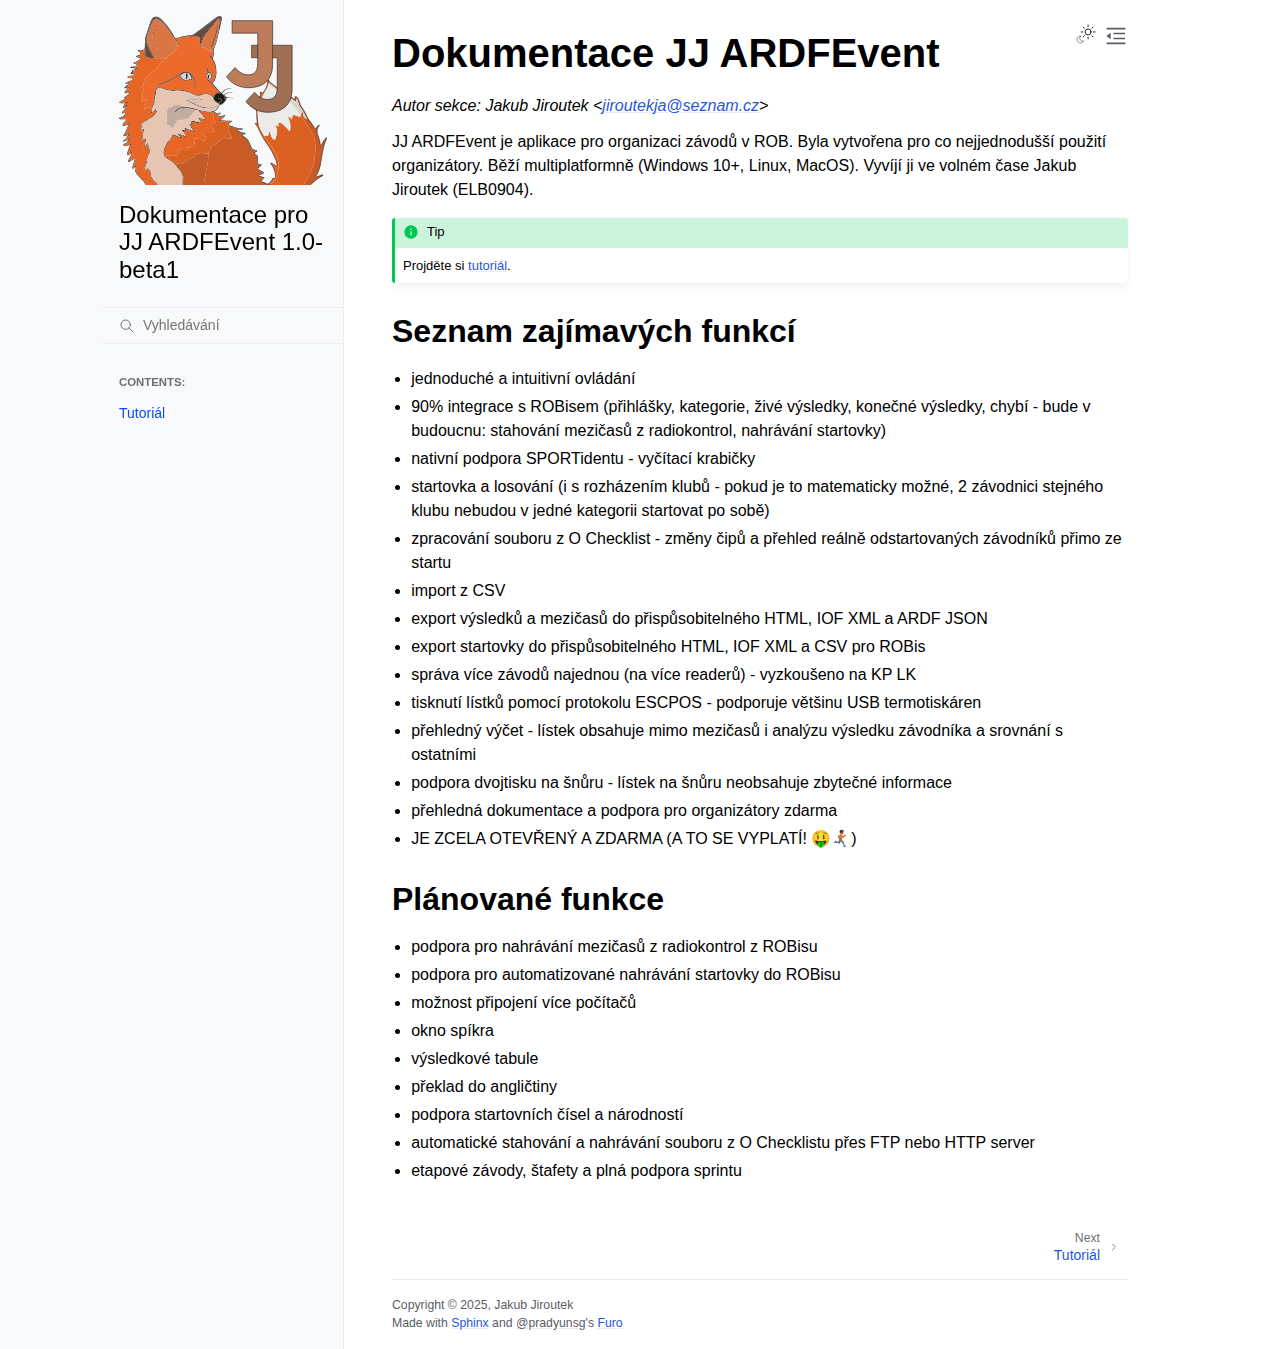
<file: docs/index.html>
<!doctype html>
<html class="no-js" lang="cz" data-content_root="./">
  <head><meta charset="utf-8"/>
    <meta name="viewport" content="width=device-width,initial-scale=1"/>
    <meta name="color-scheme" content="light dark"><meta name="viewport" content="width=device-width, initial-scale=1" />
<link rel="index" title="Rejstřík" href="genindex.html" /><link rel="search" title="Vyhledávání" href="search.html" /><link rel="next" title="Tutoriál" href="tutorial.html" />

    <!-- Generated with Sphinx 8.2.3 and Furo 2024.08.06 -->
        <title>Dokumentace pro JJ ARDFEvent 1.0-beta1</title>
      <link rel="stylesheet" type="text/css" href="_static/pygments.css?v=8f2a1f02" />
    <link rel="stylesheet" type="text/css" href="_static/styles/furo.css?v=354aac6f" />
    <link rel="stylesheet" type="text/css" href="_static/styles/furo-extensions.css?v=302659d7" />
    
    


<style>
  body {
    --color-code-background: #f8f8f8;
  --color-code-foreground: black;
  
  }
  @media not print {
    body[data-theme="dark"] {
      --color-code-background: #202020;
  --color-code-foreground: #d0d0d0;
  
    }
    @media (prefers-color-scheme: dark) {
      body:not([data-theme="light"]) {
        --color-code-background: #202020;
  --color-code-foreground: #d0d0d0;
  
      }
    }
  }
</style></head>
  <body>
    
    <script>
      document.body.dataset.theme = localStorage.getItem("theme") || "auto";
    </script>
    

<svg xmlns="http://www.w3.org/2000/svg" style="display: none;">
  <symbol id="svg-toc" viewBox="0 0 24 24">
    <title>Contents</title>
    <svg stroke="currentColor" fill="currentColor" stroke-width="0" viewBox="0 0 1024 1024">
      <path d="M408 442h480c4.4 0 8-3.6 8-8v-56c0-4.4-3.6-8-8-8H408c-4.4 0-8 3.6-8 8v56c0 4.4 3.6 8 8 8zm-8 204c0 4.4 3.6 8 8 8h480c4.4 0 8-3.6 8-8v-56c0-4.4-3.6-8-8-8H408c-4.4 0-8 3.6-8 8v56zm504-486H120c-4.4 0-8 3.6-8 8v56c0 4.4 3.6 8 8 8h784c4.4 0 8-3.6 8-8v-56c0-4.4-3.6-8-8-8zm0 632H120c-4.4 0-8 3.6-8 8v56c0 4.4 3.6 8 8 8h784c4.4 0 8-3.6 8-8v-56c0-4.4-3.6-8-8-8zM115.4 518.9L271.7 642c5.8 4.6 14.4.5 14.4-6.9V388.9c0-7.4-8.5-11.5-14.4-6.9L115.4 505.1a8.74 8.74 0 0 0 0 13.8z"/>
    </svg>
  </symbol>
  <symbol id="svg-menu" viewBox="0 0 24 24">
    <title>Menu</title>
    <svg xmlns="http://www.w3.org/2000/svg" viewBox="0 0 24 24" fill="none" stroke="currentColor"
      stroke-width="2" stroke-linecap="round" stroke-linejoin="round" class="feather-menu">
      <line x1="3" y1="12" x2="21" y2="12"></line>
      <line x1="3" y1="6" x2="21" y2="6"></line>
      <line x1="3" y1="18" x2="21" y2="18"></line>
    </svg>
  </symbol>
  <symbol id="svg-arrow-right" viewBox="0 0 24 24">
    <title>Expand</title>
    <svg xmlns="http://www.w3.org/2000/svg" viewBox="0 0 24 24" fill="none" stroke="currentColor"
      stroke-width="2" stroke-linecap="round" stroke-linejoin="round" class="feather-chevron-right">
      <polyline points="9 18 15 12 9 6"></polyline>
    </svg>
  </symbol>
  <symbol id="svg-sun" viewBox="0 0 24 24">
    <title>Light mode</title>
    <svg xmlns="http://www.w3.org/2000/svg" viewBox="0 0 24 24" fill="none" stroke="currentColor"
      stroke-width="1" stroke-linecap="round" stroke-linejoin="round" class="feather-sun">
      <circle cx="12" cy="12" r="5"></circle>
      <line x1="12" y1="1" x2="12" y2="3"></line>
      <line x1="12" y1="21" x2="12" y2="23"></line>
      <line x1="4.22" y1="4.22" x2="5.64" y2="5.64"></line>
      <line x1="18.36" y1="18.36" x2="19.78" y2="19.78"></line>
      <line x1="1" y1="12" x2="3" y2="12"></line>
      <line x1="21" y1="12" x2="23" y2="12"></line>
      <line x1="4.22" y1="19.78" x2="5.64" y2="18.36"></line>
      <line x1="18.36" y1="5.64" x2="19.78" y2="4.22"></line>
    </svg>
  </symbol>
  <symbol id="svg-moon" viewBox="0 0 24 24">
    <title>Dark mode</title>
    <svg xmlns="http://www.w3.org/2000/svg" viewBox="0 0 24 24" fill="none" stroke="currentColor"
      stroke-width="1" stroke-linecap="round" stroke-linejoin="round" class="icon-tabler-moon">
      <path stroke="none" d="M0 0h24v24H0z" fill="none" />
      <path d="M12 3c.132 0 .263 0 .393 0a7.5 7.5 0 0 0 7.92 12.446a9 9 0 1 1 -8.313 -12.454z" />
    </svg>
  </symbol>
  <symbol id="svg-sun-with-moon" viewBox="0 0 24 24">
    <title>Auto light/dark, in light mode</title>
    <svg xmlns="http://www.w3.org/2000/svg" viewBox="0 0 24 24" fill="none" stroke="currentColor"
      stroke-width="1" stroke-linecap="round" stroke-linejoin="round"
      class="icon-custom-derived-from-feather-sun-and-tabler-moon">
      <path style="opacity: 50%" d="M 5.411 14.504 C 5.471 14.504 5.532 14.504 5.591 14.504 C 3.639 16.319 4.383 19.569 6.931 20.352 C 7.693 20.586 8.512 20.551 9.25 20.252 C 8.023 23.207 4.056 23.725 2.11 21.184 C 0.166 18.642 1.702 14.949 4.874 14.536 C 5.051 14.512 5.231 14.5 5.411 14.5 L 5.411 14.504 Z"/>
      <line x1="14.5" y1="3.25" x2="14.5" y2="1.25"/>
      <line x1="14.5" y1="15.85" x2="14.5" y2="17.85"/>
      <line x1="10.044" y1="5.094" x2="8.63" y2="3.68"/>
      <line x1="19" y1="14.05" x2="20.414" y2="15.464"/>
      <line x1="8.2" y1="9.55" x2="6.2" y2="9.55"/>
      <line x1="20.8" y1="9.55" x2="22.8" y2="9.55"/>
      <line x1="10.044" y1="14.006" x2="8.63" y2="15.42"/>
      <line x1="19" y1="5.05" x2="20.414" y2="3.636"/>
      <circle cx="14.5" cy="9.55" r="3.6"/>
    </svg>
  </symbol>
  <symbol id="svg-moon-with-sun" viewBox="0 0 24 24">
    <title>Auto light/dark, in dark mode</title>
    <svg xmlns="http://www.w3.org/2000/svg" viewBox="0 0 24 24" fill="none" stroke="currentColor"
      stroke-width="1" stroke-linecap="round" stroke-linejoin="round"
      class="icon-custom-derived-from-feather-sun-and-tabler-moon">
      <path d="M 8.282 7.007 C 8.385 7.007 8.494 7.007 8.595 7.007 C 5.18 10.184 6.481 15.869 10.942 17.24 C 12.275 17.648 13.706 17.589 15 17.066 C 12.851 22.236 5.91 23.143 2.505 18.696 C -0.897 14.249 1.791 7.786 7.342 7.063 C 7.652 7.021 7.965 7 8.282 7 L 8.282 7.007 Z"/>
      <line style="opacity: 50%" x1="18" y1="3.705" x2="18" y2="2.5"/>
      <line style="opacity: 50%" x1="18" y1="11.295" x2="18" y2="12.5"/>
      <line style="opacity: 50%" x1="15.316" y1="4.816" x2="14.464" y2="3.964"/>
      <line style="opacity: 50%" x1="20.711" y1="10.212" x2="21.563" y2="11.063"/>
      <line style="opacity: 50%" x1="14.205" y1="7.5" x2="13.001" y2="7.5"/>
      <line style="opacity: 50%" x1="21.795" y1="7.5" x2="23" y2="7.5"/>
      <line style="opacity: 50%" x1="15.316" y1="10.184" x2="14.464" y2="11.036"/>
      <line style="opacity: 50%" x1="20.711" y1="4.789" x2="21.563" y2="3.937"/>
      <circle style="opacity: 50%" cx="18" cy="7.5" r="2.169"/>
    </svg>
  </symbol>
  <symbol id="svg-pencil" viewBox="0 0 24 24">
    <svg xmlns="http://www.w3.org/2000/svg" viewBox="0 0 24 24" fill="none" stroke="currentColor"
      stroke-width="1" stroke-linecap="round" stroke-linejoin="round" class="icon-tabler-pencil-code">
      <path d="M4 20h4l10.5 -10.5a2.828 2.828 0 1 0 -4 -4l-10.5 10.5v4" />
      <path d="M13.5 6.5l4 4" />
      <path d="M20 21l2 -2l-2 -2" />
      <path d="M17 17l-2 2l2 2" />
    </svg>
  </symbol>
  <symbol id="svg-eye" viewBox="0 0 24 24">
    <svg xmlns="http://www.w3.org/2000/svg" viewBox="0 0 24 24" fill="none" stroke="currentColor"
      stroke-width="1" stroke-linecap="round" stroke-linejoin="round" class="icon-tabler-eye-code">
      <path stroke="none" d="M0 0h24v24H0z" fill="none" />
      <path d="M10 12a2 2 0 1 0 4 0a2 2 0 0 0 -4 0" />
      <path
        d="M11.11 17.958c-3.209 -.307 -5.91 -2.293 -8.11 -5.958c2.4 -4 5.4 -6 9 -6c3.6 0 6.6 2 9 6c-.21 .352 -.427 .688 -.647 1.008" />
      <path d="M20 21l2 -2l-2 -2" />
      <path d="M17 17l-2 2l2 2" />
    </svg>
  </symbol>
</svg>

<input type="checkbox" class="sidebar-toggle" name="__navigation" id="__navigation">
<input type="checkbox" class="sidebar-toggle" name="__toc" id="__toc">
<label class="overlay sidebar-overlay" for="__navigation">
  <div class="visually-hidden">Hide navigation sidebar</div>
</label>
<label class="overlay toc-overlay" for="__toc">
  <div class="visually-hidden">Hide table of contents sidebar</div>
</label>

<a class="skip-to-content muted-link" href="#furo-main-content">Skip to content</a>



<div class="page">
  <header class="mobile-header">
    <div class="header-left">
      <label class="nav-overlay-icon" for="__navigation">
        <div class="visually-hidden">Toggle site navigation sidebar</div>
        <i class="icon"><svg><use href="#svg-menu"></use></svg></i>
      </label>
    </div>
    <div class="header-center">
      <a href="#"><div class="brand">Dokumentace pro JJ ARDFEvent 1.0-beta1</div></a>
    </div>
    <div class="header-right">
      <div class="theme-toggle-container theme-toggle-header">
        <button class="theme-toggle">
          <div class="visually-hidden">Toggle Light / Dark / Auto color theme</div>
          <svg class="theme-icon-when-auto-light"><use href="#svg-sun-with-moon"></use></svg>
          <svg class="theme-icon-when-auto-dark"><use href="#svg-moon-with-sun"></use></svg>
          <svg class="theme-icon-when-dark"><use href="#svg-moon"></use></svg>
          <svg class="theme-icon-when-light"><use href="#svg-sun"></use></svg>
        </button>
      </div>
      <label class="toc-overlay-icon toc-header-icon" for="__toc">
        <div class="visually-hidden">Toggle table of contents sidebar</div>
        <i class="icon"><svg><use href="#svg-toc"></use></svg></i>
      </label>
    </div>
  </header>
  <aside class="sidebar-drawer">
    <div class="sidebar-container">
      
      <div class="sidebar-sticky"><a class="sidebar-brand" href="#">
  
  <div class="sidebar-logo-container">
    <img class="sidebar-logo" src="_static/logo.svg" alt="Logo"/>
  </div>
  
  <span class="sidebar-brand-text">Dokumentace pro JJ ARDFEvent 1.0-beta1</span>
  
</a><form class="sidebar-search-container" method="get" action="search.html" role="search">
  <input class="sidebar-search" placeholder="Vyhledávání" name="q" aria-label="Vyhledávání">
  <input type="hidden" name="check_keywords" value="yes">
  <input type="hidden" name="area" value="default">
</form>
<div id="searchbox"></div><div class="sidebar-scroll"><div class="sidebar-tree">
  <p class="caption" role="heading"><span class="caption-text">Contents:</span></p>
<ul>
<li class="toctree-l1"><a class="reference internal" href="tutorial.html">Tutoriál</a></li>
</ul>

</div>
</div>

      </div>
      
    </div>
  </aside>
  <div class="main">
    <div class="content">
      <div class="article-container">
        <a href="#" class="back-to-top muted-link">
          <svg xmlns="http://www.w3.org/2000/svg" viewBox="0 0 24 24">
            <path d="M13 20h-2V8l-5.5 5.5-1.42-1.42L12 4.16l7.92 7.92-1.42 1.42L13 8v12z"></path>
          </svg>
          <span>Back to top</span>
        </a>
        <div class="content-icon-container">
          

<div class="theme-toggle-container theme-toggle-content">
            <button class="theme-toggle">
              <div class="visually-hidden">Toggle Light / Dark / Auto color theme</div>
              <svg class="theme-icon-when-auto-light"><use href="#svg-sun-with-moon"></use></svg>
              <svg class="theme-icon-when-auto-dark"><use href="#svg-moon-with-sun"></use></svg>
              <svg class="theme-icon-when-dark"><use href="#svg-moon"></use></svg>
              <svg class="theme-icon-when-light"><use href="#svg-sun"></use></svg>
            </button>
          </div>
          <label class="toc-overlay-icon toc-content-icon" for="__toc">
            <div class="visually-hidden">Toggle table of contents sidebar</div>
            <i class="icon"><svg><use href="#svg-toc"></use></svg></i>
          </label>
        </div>
        <article role="main" id="furo-main-content">
          <section id="dokumentace-jj-ardfevent">
<h1>Dokumentace JJ ARDFEvent<a class="headerlink" href="#dokumentace-jj-ardfevent" title="Link to this heading">¶</a></h1>
<p><em>Autor sekce: Jakub Jiroutek &lt;<a class="reference external" href="mailto:jiroutekja&#37;&#52;&#48;seznam&#46;cz">jiroutekja<span>&#64;</span>seznam<span>&#46;</span>cz</a>&gt;</em></p>
<p>JJ ARDFEvent je aplikace pro organizaci závodů v ROB. Byla vytvořena pro co nejjednodušší použití organizátory. Běží multiplatformně (Windows 10+, Linux, MacOS). Vyvíjí ji ve volném čase Jakub Jiroutek (ELB0904).</p>
<div class="admonition tip">
<p class="admonition-title">Tip</p>
<p>Projděte si <a class="reference internal" href="tutorial.html"><span class="doc">tutoriál</span></a>.</p>
</div>
<section id="seznam-zajimavych-funkci">
<h2>Seznam zajímavých funkcí<a class="headerlink" href="#seznam-zajimavych-funkci" title="Link to this heading">¶</a></h2>
<ul class="simple">
<li><p>jednoduché a intuitivní ovládání</p></li>
<li><p>90% integrace s ROBisem (přihlášky, kategorie, živé výsledky, konečné výsledky, chybí - bude v budoucnu: stahování mezičasů z radiokontrol, nahrávání startovky)</p></li>
<li><p>nativní podpora SPORTidentu - vyčítací krabičky</p></li>
<li><p>startovka a losování (i s rozházením klubů - pokud je to matematicky možné, 2 závodnici stejného klubu nebudou v jedné kategorii startovat po sobě)</p></li>
<li><p>zpracování souboru z O Checklist - změny čipů a přehled reálně odstartovaných závodníků přimo ze startu</p></li>
<li><p>import z CSV</p></li>
<li><p>export výsledků a mezičasů do přispůsobitelného HTML, IOF XML a ARDF JSON</p></li>
<li><p>export startovky do přispůsobitelného HTML, IOF XML a CSV pro ROBis</p></li>
<li><p>správa více závodů najednou (na více readerů) - vyzkoušeno na KP LK</p></li>
<li><p>tisknutí lístků pomocí protokolu ESCPOS - podporuje většinu USB termotiskáren</p></li>
<li><p>přehledný výčet - lístek obsahuje mimo mezičasů i analýzu výsledku závodníka a srovnání s ostatními</p></li>
<li><p>podpora dvojtisku na šnůru - lístek na šnůru neobsahuje zbytečné informace</p></li>
<li><p>přehledná dokumentace a podpora pro organizátory zdarma</p></li>
<li><p>JE ZCELA OTEVŘENÝ A ZDARMA (A TO SE VYPLATÍ! 🤑🏃🏾‍➡️)</p></li>
</ul>
</section>
<section id="planovane-funkce">
<h2>Plánované funkce<a class="headerlink" href="#planovane-funkce" title="Link to this heading">¶</a></h2>
<ul class="simple">
<li><p>podpora pro nahrávání mezičasů z radiokontrol z ROBisu</p></li>
<li><p>podpora pro automatizované nahrávání startovky do ROBisu</p></li>
<li><p>možnost připojení více počítačů</p></li>
<li><p>okno spíkra</p></li>
<li><p>výsledkové tabule</p></li>
<li><p>překlad do angličtiny</p></li>
<li><p>podpora startovních čísel a národností</p></li>
<li><p>automatické stahování a nahrávání souboru z O Checklistu přes FTP nebo HTTP server</p></li>
<li><p>etapové závody, štafety a plná podpora sprintu</p></li>
</ul>
<div class="toctree-wrapper compound">
</div>
</section>
</section>

        </article>
      </div>
      <footer>
        
        <div class="related-pages">
          <a class="next-page" href="tutorial.html">
              <div class="page-info">
                <div class="context">
                  <span>Next</span>
                </div>
                <div class="title">Tutoriál</div>
              </div>
              <svg class="furo-related-icon"><use href="#svg-arrow-right"></use></svg>
            </a>
          
        </div>
        <div class="bottom-of-page">
          <div class="left-details">
            <div class="copyright">
                Copyright &#169; 2025, Jakub Jiroutek
            </div>
            Made with <a href="https://www.sphinx-doc.org/">Sphinx</a> and <a class="muted-link" href="https://pradyunsg.me">@pradyunsg</a>'s
            
            <a href="https://github.com/pradyunsg/furo">Furo</a>
            
          </div>
          <div class="right-details">
            
          </div>
        </div>
        
      </footer>
    </div>
    <aside class="toc-drawer">
      
      
      <div class="toc-sticky toc-scroll">
        <div class="toc-title-container">
          <span class="toc-title">
            On this page
          </span>
        </div>
        <div class="toc-tree-container">
          <div class="toc-tree">
            <ul>
<li><a class="reference internal" href="#">Dokumentace JJ ARDFEvent</a><ul>
<li><a class="reference internal" href="#seznam-zajimavych-funkci">Seznam zajímavých funkcí</a></li>
<li><a class="reference internal" href="#planovane-funkce">Plánované funkce</a></li>
</ul>
</li>
</ul>

          </div>
        </div>
      </div>
      
      
    </aside>
  </div>
</div><script src="_static/documentation_options.js?v=9a3f9da5"></script>
    <script src="_static/doctools.js?v=9bcbadda"></script>
    <script src="_static/sphinx_highlight.js?v=dc90522c"></script>
    <script src="_static/scripts/furo.js?v=5fa4622c"></script>
    </body>
</html>
</file>
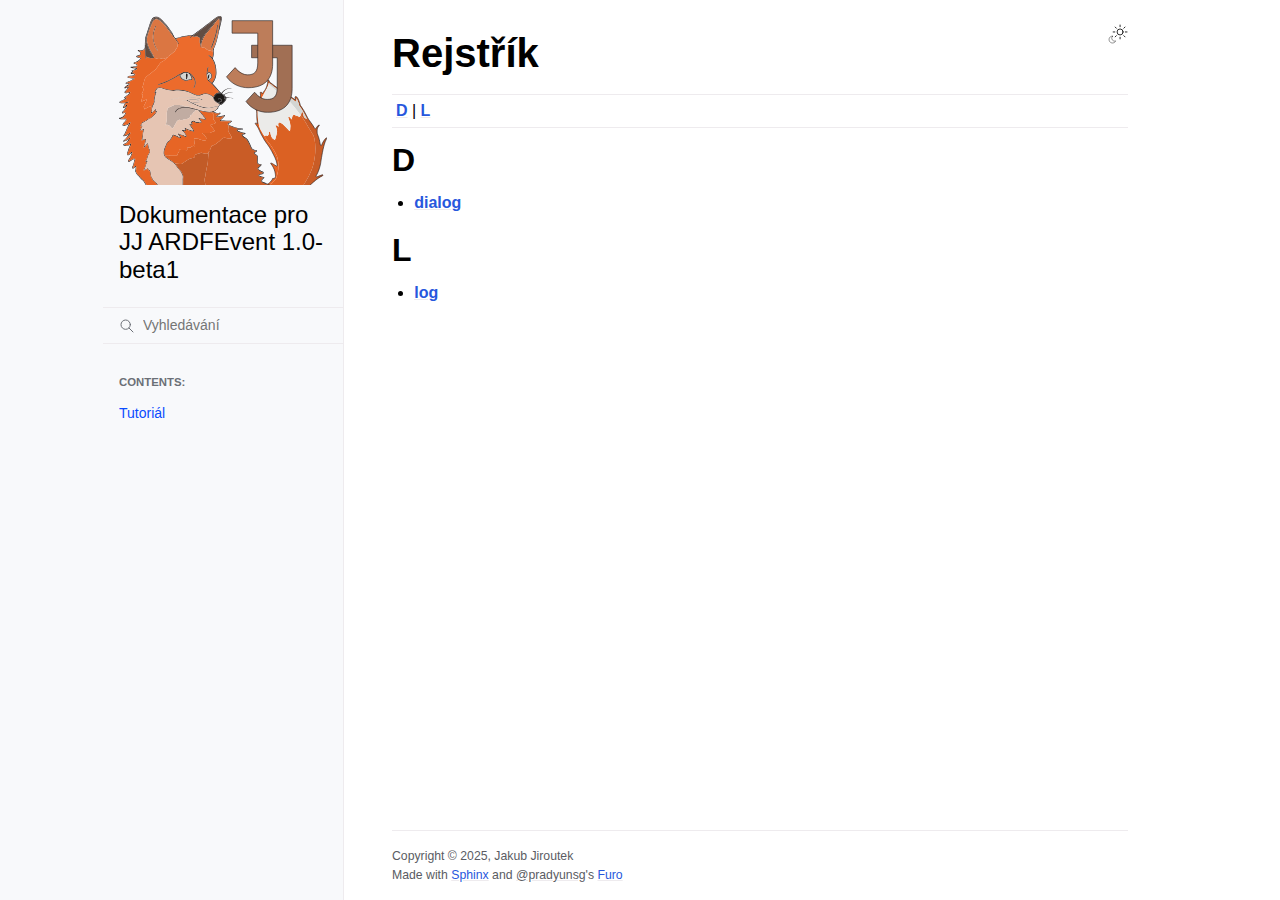
<file: docs/genindex.html>
<!doctype html>
<html class="no-js" lang="cz" data-content_root="./">
  <head><meta charset="utf-8"/>
    <meta name="viewport" content="width=device-width,initial-scale=1"/>
    <meta name="color-scheme" content="light dark"><link rel="index" title="Rejstřík" href="#" /><link rel="search" title="Vyhledávání" href="search.html" />

    <!-- Generated with Sphinx 8.2.3 and Furo 2024.08.06 --><title>Rejstřík - Dokumentace pro JJ ARDFEvent 1.0-beta1</title>
<link rel="stylesheet" type="text/css" href="_static/pygments.css?v=8f2a1f02" />
    <link rel="stylesheet" type="text/css" href="_static/styles/furo.css?v=354aac6f" />
    <link rel="stylesheet" type="text/css" href="_static/styles/furo-extensions.css?v=302659d7" />
    
    


<style>
  body {
    --color-code-background: #f8f8f8;
  --color-code-foreground: black;
  
  }
  @media not print {
    body[data-theme="dark"] {
      --color-code-background: #202020;
  --color-code-foreground: #d0d0d0;
  
    }
    @media (prefers-color-scheme: dark) {
      body:not([data-theme="light"]) {
        --color-code-background: #202020;
  --color-code-foreground: #d0d0d0;
  
      }
    }
  }
</style></head>
  <body>
    
    <script>
      document.body.dataset.theme = localStorage.getItem("theme") || "auto";
    </script>
    

<svg xmlns="http://www.w3.org/2000/svg" style="display: none;">
  <symbol id="svg-toc" viewBox="0 0 24 24">
    <title>Contents</title>
    <svg stroke="currentColor" fill="currentColor" stroke-width="0" viewBox="0 0 1024 1024">
      <path d="M408 442h480c4.4 0 8-3.6 8-8v-56c0-4.4-3.6-8-8-8H408c-4.4 0-8 3.6-8 8v56c0 4.4 3.6 8 8 8zm-8 204c0 4.4 3.6 8 8 8h480c4.4 0 8-3.6 8-8v-56c0-4.4-3.6-8-8-8H408c-4.4 0-8 3.6-8 8v56zm504-486H120c-4.4 0-8 3.6-8 8v56c0 4.4 3.6 8 8 8h784c4.4 0 8-3.6 8-8v-56c0-4.4-3.6-8-8-8zm0 632H120c-4.4 0-8 3.6-8 8v56c0 4.4 3.6 8 8 8h784c4.4 0 8-3.6 8-8v-56c0-4.4-3.6-8-8-8zM115.4 518.9L271.7 642c5.8 4.6 14.4.5 14.4-6.9V388.9c0-7.4-8.5-11.5-14.4-6.9L115.4 505.1a8.74 8.74 0 0 0 0 13.8z"/>
    </svg>
  </symbol>
  <symbol id="svg-menu" viewBox="0 0 24 24">
    <title>Menu</title>
    <svg xmlns="http://www.w3.org/2000/svg" viewBox="0 0 24 24" fill="none" stroke="currentColor"
      stroke-width="2" stroke-linecap="round" stroke-linejoin="round" class="feather-menu">
      <line x1="3" y1="12" x2="21" y2="12"></line>
      <line x1="3" y1="6" x2="21" y2="6"></line>
      <line x1="3" y1="18" x2="21" y2="18"></line>
    </svg>
  </symbol>
  <symbol id="svg-arrow-right" viewBox="0 0 24 24">
    <title>Expand</title>
    <svg xmlns="http://www.w3.org/2000/svg" viewBox="0 0 24 24" fill="none" stroke="currentColor"
      stroke-width="2" stroke-linecap="round" stroke-linejoin="round" class="feather-chevron-right">
      <polyline points="9 18 15 12 9 6"></polyline>
    </svg>
  </symbol>
  <symbol id="svg-sun" viewBox="0 0 24 24">
    <title>Light mode</title>
    <svg xmlns="http://www.w3.org/2000/svg" viewBox="0 0 24 24" fill="none" stroke="currentColor"
      stroke-width="1" stroke-linecap="round" stroke-linejoin="round" class="feather-sun">
      <circle cx="12" cy="12" r="5"></circle>
      <line x1="12" y1="1" x2="12" y2="3"></line>
      <line x1="12" y1="21" x2="12" y2="23"></line>
      <line x1="4.22" y1="4.22" x2="5.64" y2="5.64"></line>
      <line x1="18.36" y1="18.36" x2="19.78" y2="19.78"></line>
      <line x1="1" y1="12" x2="3" y2="12"></line>
      <line x1="21" y1="12" x2="23" y2="12"></line>
      <line x1="4.22" y1="19.78" x2="5.64" y2="18.36"></line>
      <line x1="18.36" y1="5.64" x2="19.78" y2="4.22"></line>
    </svg>
  </symbol>
  <symbol id="svg-moon" viewBox="0 0 24 24">
    <title>Dark mode</title>
    <svg xmlns="http://www.w3.org/2000/svg" viewBox="0 0 24 24" fill="none" stroke="currentColor"
      stroke-width="1" stroke-linecap="round" stroke-linejoin="round" class="icon-tabler-moon">
      <path stroke="none" d="M0 0h24v24H0z" fill="none" />
      <path d="M12 3c.132 0 .263 0 .393 0a7.5 7.5 0 0 0 7.92 12.446a9 9 0 1 1 -8.313 -12.454z" />
    </svg>
  </symbol>
  <symbol id="svg-sun-with-moon" viewBox="0 0 24 24">
    <title>Auto light/dark, in light mode</title>
    <svg xmlns="http://www.w3.org/2000/svg" viewBox="0 0 24 24" fill="none" stroke="currentColor"
      stroke-width="1" stroke-linecap="round" stroke-linejoin="round"
      class="icon-custom-derived-from-feather-sun-and-tabler-moon">
      <path style="opacity: 50%" d="M 5.411 14.504 C 5.471 14.504 5.532 14.504 5.591 14.504 C 3.639 16.319 4.383 19.569 6.931 20.352 C 7.693 20.586 8.512 20.551 9.25 20.252 C 8.023 23.207 4.056 23.725 2.11 21.184 C 0.166 18.642 1.702 14.949 4.874 14.536 C 5.051 14.512 5.231 14.5 5.411 14.5 L 5.411 14.504 Z"/>
      <line x1="14.5" y1="3.25" x2="14.5" y2="1.25"/>
      <line x1="14.5" y1="15.85" x2="14.5" y2="17.85"/>
      <line x1="10.044" y1="5.094" x2="8.63" y2="3.68"/>
      <line x1="19" y1="14.05" x2="20.414" y2="15.464"/>
      <line x1="8.2" y1="9.55" x2="6.2" y2="9.55"/>
      <line x1="20.8" y1="9.55" x2="22.8" y2="9.55"/>
      <line x1="10.044" y1="14.006" x2="8.63" y2="15.42"/>
      <line x1="19" y1="5.05" x2="20.414" y2="3.636"/>
      <circle cx="14.5" cy="9.55" r="3.6"/>
    </svg>
  </symbol>
  <symbol id="svg-moon-with-sun" viewBox="0 0 24 24">
    <title>Auto light/dark, in dark mode</title>
    <svg xmlns="http://www.w3.org/2000/svg" viewBox="0 0 24 24" fill="none" stroke="currentColor"
      stroke-width="1" stroke-linecap="round" stroke-linejoin="round"
      class="icon-custom-derived-from-feather-sun-and-tabler-moon">
      <path d="M 8.282 7.007 C 8.385 7.007 8.494 7.007 8.595 7.007 C 5.18 10.184 6.481 15.869 10.942 17.24 C 12.275 17.648 13.706 17.589 15 17.066 C 12.851 22.236 5.91 23.143 2.505 18.696 C -0.897 14.249 1.791 7.786 7.342 7.063 C 7.652 7.021 7.965 7 8.282 7 L 8.282 7.007 Z"/>
      <line style="opacity: 50%" x1="18" y1="3.705" x2="18" y2="2.5"/>
      <line style="opacity: 50%" x1="18" y1="11.295" x2="18" y2="12.5"/>
      <line style="opacity: 50%" x1="15.316" y1="4.816" x2="14.464" y2="3.964"/>
      <line style="opacity: 50%" x1="20.711" y1="10.212" x2="21.563" y2="11.063"/>
      <line style="opacity: 50%" x1="14.205" y1="7.5" x2="13.001" y2="7.5"/>
      <line style="opacity: 50%" x1="21.795" y1="7.5" x2="23" y2="7.5"/>
      <line style="opacity: 50%" x1="15.316" y1="10.184" x2="14.464" y2="11.036"/>
      <line style="opacity: 50%" x1="20.711" y1="4.789" x2="21.563" y2="3.937"/>
      <circle style="opacity: 50%" cx="18" cy="7.5" r="2.169"/>
    </svg>
  </symbol>
  <symbol id="svg-pencil" viewBox="0 0 24 24">
    <svg xmlns="http://www.w3.org/2000/svg" viewBox="0 0 24 24" fill="none" stroke="currentColor"
      stroke-width="1" stroke-linecap="round" stroke-linejoin="round" class="icon-tabler-pencil-code">
      <path d="M4 20h4l10.5 -10.5a2.828 2.828 0 1 0 -4 -4l-10.5 10.5v4" />
      <path d="M13.5 6.5l4 4" />
      <path d="M20 21l2 -2l-2 -2" />
      <path d="M17 17l-2 2l2 2" />
    </svg>
  </symbol>
  <symbol id="svg-eye" viewBox="0 0 24 24">
    <svg xmlns="http://www.w3.org/2000/svg" viewBox="0 0 24 24" fill="none" stroke="currentColor"
      stroke-width="1" stroke-linecap="round" stroke-linejoin="round" class="icon-tabler-eye-code">
      <path stroke="none" d="M0 0h24v24H0z" fill="none" />
      <path d="M10 12a2 2 0 1 0 4 0a2 2 0 0 0 -4 0" />
      <path
        d="M11.11 17.958c-3.209 -.307 -5.91 -2.293 -8.11 -5.958c2.4 -4 5.4 -6 9 -6c3.6 0 6.6 2 9 6c-.21 .352 -.427 .688 -.647 1.008" />
      <path d="M20 21l2 -2l-2 -2" />
      <path d="M17 17l-2 2l2 2" />
    </svg>
  </symbol>
</svg>

<input type="checkbox" class="sidebar-toggle" name="__navigation" id="__navigation">
<input type="checkbox" class="sidebar-toggle" name="__toc" id="__toc">
<label class="overlay sidebar-overlay" for="__navigation">
  <div class="visually-hidden">Hide navigation sidebar</div>
</label>
<label class="overlay toc-overlay" for="__toc">
  <div class="visually-hidden">Hide table of contents sidebar</div>
</label>

<a class="skip-to-content muted-link" href="#furo-main-content">Skip to content</a>



<div class="page">
  <header class="mobile-header">
    <div class="header-left">
      <label class="nav-overlay-icon" for="__navigation">
        <div class="visually-hidden">Toggle site navigation sidebar</div>
        <i class="icon"><svg><use href="#svg-menu"></use></svg></i>
      </label>
    </div>
    <div class="header-center">
      <a href="index.html"><div class="brand">Dokumentace pro JJ ARDFEvent 1.0-beta1</div></a>
    </div>
    <div class="header-right">
      <div class="theme-toggle-container theme-toggle-header">
        <button class="theme-toggle">
          <div class="visually-hidden">Toggle Light / Dark / Auto color theme</div>
          <svg class="theme-icon-when-auto-light"><use href="#svg-sun-with-moon"></use></svg>
          <svg class="theme-icon-when-auto-dark"><use href="#svg-moon-with-sun"></use></svg>
          <svg class="theme-icon-when-dark"><use href="#svg-moon"></use></svg>
          <svg class="theme-icon-when-light"><use href="#svg-sun"></use></svg>
        </button>
      </div>
      <label class="toc-overlay-icon toc-header-icon no-toc" for="__toc">
        <div class="visually-hidden">Toggle table of contents sidebar</div>
        <i class="icon"><svg><use href="#svg-toc"></use></svg></i>
      </label>
    </div>
  </header>
  <aside class="sidebar-drawer">
    <div class="sidebar-container">
      
      <div class="sidebar-sticky"><a class="sidebar-brand" href="index.html">
  
  <div class="sidebar-logo-container">
    <img class="sidebar-logo" src="_static/logo.svg" alt="Logo"/>
  </div>
  
  <span class="sidebar-brand-text">Dokumentace pro JJ ARDFEvent 1.0-beta1</span>
  
</a><form class="sidebar-search-container" method="get" action="search.html" role="search">
  <input class="sidebar-search" placeholder="Vyhledávání" name="q" aria-label="Vyhledávání">
  <input type="hidden" name="check_keywords" value="yes">
  <input type="hidden" name="area" value="default">
</form>
<div id="searchbox"></div><div class="sidebar-scroll"><div class="sidebar-tree">
  <p class="caption" role="heading"><span class="caption-text">Contents:</span></p>
<ul>
<li class="toctree-l1"><a class="reference internal" href="tutorial.html">Tutoriál</a></li>
</ul>

</div>
</div>

      </div>
      
    </div>
  </aside>
  <div class="main">
    <div class="content">
      <div class="article-container">
        <a href="#" class="back-to-top muted-link">
          <svg xmlns="http://www.w3.org/2000/svg" viewBox="0 0 24 24">
            <path d="M13 20h-2V8l-5.5 5.5-1.42-1.42L12 4.16l7.92 7.92-1.42 1.42L13 8v12z"></path>
          </svg>
          <span>Back to top</span>
        </a>
        <div class="content-icon-container">
          <div class="theme-toggle-container theme-toggle-content">
            <button class="theme-toggle">
              <div class="visually-hidden">Toggle Light / Dark / Auto color theme</div>
              <svg class="theme-icon-when-auto-light"><use href="#svg-sun-with-moon"></use></svg>
              <svg class="theme-icon-when-auto-dark"><use href="#svg-moon-with-sun"></use></svg>
              <svg class="theme-icon-when-dark"><use href="#svg-moon"></use></svg>
              <svg class="theme-icon-when-light"><use href="#svg-sun"></use></svg>
            </button>
          </div>
          <label class="toc-overlay-icon toc-content-icon no-toc" for="__toc">
            <div class="visually-hidden">Toggle table of contents sidebar</div>
            <i class="icon"><svg><use href="#svg-toc"></use></svg></i>
          </label>
        </div>
        <article role="main" id="furo-main-content">
          
<section class="genindex-section">
  <h1 id="index">Rejstřík</h1>
  <div class="genindex-jumpbox"><a href="#D"><strong>D</strong></a> | <a href="#L"><strong>L</strong></a></div>
</section>
<section id="D" class="genindex-section">
  <h2>D</h2>
  <table style="width: 100%" class="indextable genindextable"><tr>
    <td style="width: 33%; vertical-align: top;"><ul>
        <li><a href="tutorial.html#term-dialog"><strong>dialog</strong></a>
</li>
    </ul></td>
  </tr></table>
</section>

<section id="L" class="genindex-section">
  <h2>L</h2>
  <table style="width: 100%" class="indextable genindextable"><tr>
    <td style="width: 33%; vertical-align: top;"><ul>
        <li><a href="tutorial.html#term-log"><strong>log</strong></a>
</li>
    </ul></td>
  </tr></table>
</section>


        </article>
      </div>
      <footer>
        
        <div class="related-pages">
          
          
        </div>
        <div class="bottom-of-page">
          <div class="left-details">
            <div class="copyright">
                Copyright &#169; 2025, Jakub Jiroutek
            </div>
            Made with <a href="https://www.sphinx-doc.org/">Sphinx</a> and <a class="muted-link" href="https://pradyunsg.me">@pradyunsg</a>'s
            
            <a href="https://github.com/pradyunsg/furo">Furo</a>
            
          </div>
          <div class="right-details">
            
          </div>
        </div>
        
      </footer>
    </div>
    <aside class="toc-drawer no-toc">
      
      
      
    </aside>
  </div>
</div><script src="_static/documentation_options.js?v=9a3f9da5"></script>
    <script src="_static/doctools.js?v=9bcbadda"></script>
    <script src="_static/sphinx_highlight.js?v=dc90522c"></script>
    <script src="_static/scripts/furo.js?v=5fa4622c"></script>
    </body>
</html>
</file>
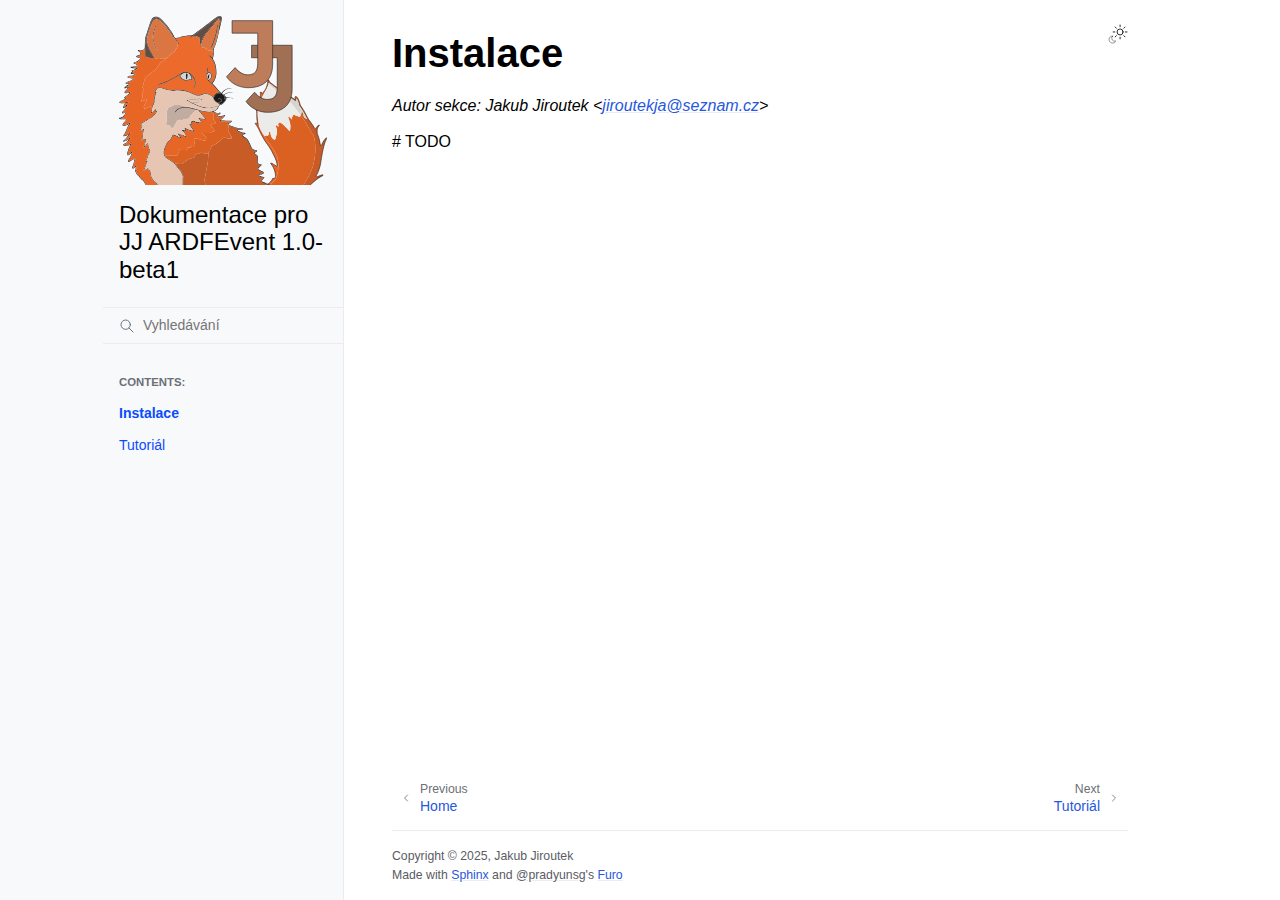
<file: docs/instalation.html>
<!doctype html>
<html class="no-js" lang="cz" data-content_root="./">
  <head><meta charset="utf-8"/>
    <meta name="viewport" content="width=device-width,initial-scale=1"/>
    <meta name="color-scheme" content="light dark"><meta name="viewport" content="width=device-width, initial-scale=1" />
<link rel="index" title="Rejstřík" href="genindex.html" /><link rel="search" title="Vyhledávání" href="search.html" /><link rel="next" title="Tutoriál" href="tutorial.html" /><link rel="prev" title="Dokumentace JJ ARDFEvent" href="index.html" />

    <!-- Generated with Sphinx 8.2.3 and Furo 2024.08.06 -->
        <title>Instalace - Dokumentace pro JJ ARDFEvent 1.0-beta1</title>
      <link rel="stylesheet" type="text/css" href="_static/pygments.css?v=8f2a1f02" />
    <link rel="stylesheet" type="text/css" href="_static/styles/furo.css?v=354aac6f" />
    <link rel="stylesheet" type="text/css" href="_static/styles/furo-extensions.css?v=302659d7" />
    
    


<style>
  body {
    --color-code-background: #f8f8f8;
  --color-code-foreground: black;
  
  }
  @media not print {
    body[data-theme="dark"] {
      --color-code-background: #202020;
  --color-code-foreground: #d0d0d0;
  
    }
    @media (prefers-color-scheme: dark) {
      body:not([data-theme="light"]) {
        --color-code-background: #202020;
  --color-code-foreground: #d0d0d0;
  
      }
    }
  }
</style></head>
  <body>
    
    <script>
      document.body.dataset.theme = localStorage.getItem("theme") || "auto";
    </script>
    

<svg xmlns="http://www.w3.org/2000/svg" style="display: none;">
  <symbol id="svg-toc" viewBox="0 0 24 24">
    <title>Contents</title>
    <svg stroke="currentColor" fill="currentColor" stroke-width="0" viewBox="0 0 1024 1024">
      <path d="M408 442h480c4.4 0 8-3.6 8-8v-56c0-4.4-3.6-8-8-8H408c-4.4 0-8 3.6-8 8v56c0 4.4 3.6 8 8 8zm-8 204c0 4.4 3.6 8 8 8h480c4.4 0 8-3.6 8-8v-56c0-4.4-3.6-8-8-8H408c-4.4 0-8 3.6-8 8v56zm504-486H120c-4.4 0-8 3.6-8 8v56c0 4.4 3.6 8 8 8h784c4.4 0 8-3.6 8-8v-56c0-4.4-3.6-8-8-8zm0 632H120c-4.4 0-8 3.6-8 8v56c0 4.4 3.6 8 8 8h784c4.4 0 8-3.6 8-8v-56c0-4.4-3.6-8-8-8zM115.4 518.9L271.7 642c5.8 4.6 14.4.5 14.4-6.9V388.9c0-7.4-8.5-11.5-14.4-6.9L115.4 505.1a8.74 8.74 0 0 0 0 13.8z"/>
    </svg>
  </symbol>
  <symbol id="svg-menu" viewBox="0 0 24 24">
    <title>Menu</title>
    <svg xmlns="http://www.w3.org/2000/svg" viewBox="0 0 24 24" fill="none" stroke="currentColor"
      stroke-width="2" stroke-linecap="round" stroke-linejoin="round" class="feather-menu">
      <line x1="3" y1="12" x2="21" y2="12"></line>
      <line x1="3" y1="6" x2="21" y2="6"></line>
      <line x1="3" y1="18" x2="21" y2="18"></line>
    </svg>
  </symbol>
  <symbol id="svg-arrow-right" viewBox="0 0 24 24">
    <title>Expand</title>
    <svg xmlns="http://www.w3.org/2000/svg" viewBox="0 0 24 24" fill="none" stroke="currentColor"
      stroke-width="2" stroke-linecap="round" stroke-linejoin="round" class="feather-chevron-right">
      <polyline points="9 18 15 12 9 6"></polyline>
    </svg>
  </symbol>
  <symbol id="svg-sun" viewBox="0 0 24 24">
    <title>Light mode</title>
    <svg xmlns="http://www.w3.org/2000/svg" viewBox="0 0 24 24" fill="none" stroke="currentColor"
      stroke-width="1" stroke-linecap="round" stroke-linejoin="round" class="feather-sun">
      <circle cx="12" cy="12" r="5"></circle>
      <line x1="12" y1="1" x2="12" y2="3"></line>
      <line x1="12" y1="21" x2="12" y2="23"></line>
      <line x1="4.22" y1="4.22" x2="5.64" y2="5.64"></line>
      <line x1="18.36" y1="18.36" x2="19.78" y2="19.78"></line>
      <line x1="1" y1="12" x2="3" y2="12"></line>
      <line x1="21" y1="12" x2="23" y2="12"></line>
      <line x1="4.22" y1="19.78" x2="5.64" y2="18.36"></line>
      <line x1="18.36" y1="5.64" x2="19.78" y2="4.22"></line>
    </svg>
  </symbol>
  <symbol id="svg-moon" viewBox="0 0 24 24">
    <title>Dark mode</title>
    <svg xmlns="http://www.w3.org/2000/svg" viewBox="0 0 24 24" fill="none" stroke="currentColor"
      stroke-width="1" stroke-linecap="round" stroke-linejoin="round" class="icon-tabler-moon">
      <path stroke="none" d="M0 0h24v24H0z" fill="none" />
      <path d="M12 3c.132 0 .263 0 .393 0a7.5 7.5 0 0 0 7.92 12.446a9 9 0 1 1 -8.313 -12.454z" />
    </svg>
  </symbol>
  <symbol id="svg-sun-with-moon" viewBox="0 0 24 24">
    <title>Auto light/dark, in light mode</title>
    <svg xmlns="http://www.w3.org/2000/svg" viewBox="0 0 24 24" fill="none" stroke="currentColor"
      stroke-width="1" stroke-linecap="round" stroke-linejoin="round"
      class="icon-custom-derived-from-feather-sun-and-tabler-moon">
      <path style="opacity: 50%" d="M 5.411 14.504 C 5.471 14.504 5.532 14.504 5.591 14.504 C 3.639 16.319 4.383 19.569 6.931 20.352 C 7.693 20.586 8.512 20.551 9.25 20.252 C 8.023 23.207 4.056 23.725 2.11 21.184 C 0.166 18.642 1.702 14.949 4.874 14.536 C 5.051 14.512 5.231 14.5 5.411 14.5 L 5.411 14.504 Z"/>
      <line x1="14.5" y1="3.25" x2="14.5" y2="1.25"/>
      <line x1="14.5" y1="15.85" x2="14.5" y2="17.85"/>
      <line x1="10.044" y1="5.094" x2="8.63" y2="3.68"/>
      <line x1="19" y1="14.05" x2="20.414" y2="15.464"/>
      <line x1="8.2" y1="9.55" x2="6.2" y2="9.55"/>
      <line x1="20.8" y1="9.55" x2="22.8" y2="9.55"/>
      <line x1="10.044" y1="14.006" x2="8.63" y2="15.42"/>
      <line x1="19" y1="5.05" x2="20.414" y2="3.636"/>
      <circle cx="14.5" cy="9.55" r="3.6"/>
    </svg>
  </symbol>
  <symbol id="svg-moon-with-sun" viewBox="0 0 24 24">
    <title>Auto light/dark, in dark mode</title>
    <svg xmlns="http://www.w3.org/2000/svg" viewBox="0 0 24 24" fill="none" stroke="currentColor"
      stroke-width="1" stroke-linecap="round" stroke-linejoin="round"
      class="icon-custom-derived-from-feather-sun-and-tabler-moon">
      <path d="M 8.282 7.007 C 8.385 7.007 8.494 7.007 8.595 7.007 C 5.18 10.184 6.481 15.869 10.942 17.24 C 12.275 17.648 13.706 17.589 15 17.066 C 12.851 22.236 5.91 23.143 2.505 18.696 C -0.897 14.249 1.791 7.786 7.342 7.063 C 7.652 7.021 7.965 7 8.282 7 L 8.282 7.007 Z"/>
      <line style="opacity: 50%" x1="18" y1="3.705" x2="18" y2="2.5"/>
      <line style="opacity: 50%" x1="18" y1="11.295" x2="18" y2="12.5"/>
      <line style="opacity: 50%" x1="15.316" y1="4.816" x2="14.464" y2="3.964"/>
      <line style="opacity: 50%" x1="20.711" y1="10.212" x2="21.563" y2="11.063"/>
      <line style="opacity: 50%" x1="14.205" y1="7.5" x2="13.001" y2="7.5"/>
      <line style="opacity: 50%" x1="21.795" y1="7.5" x2="23" y2="7.5"/>
      <line style="opacity: 50%" x1="15.316" y1="10.184" x2="14.464" y2="11.036"/>
      <line style="opacity: 50%" x1="20.711" y1="4.789" x2="21.563" y2="3.937"/>
      <circle style="opacity: 50%" cx="18" cy="7.5" r="2.169"/>
    </svg>
  </symbol>
  <symbol id="svg-pencil" viewBox="0 0 24 24">
    <svg xmlns="http://www.w3.org/2000/svg" viewBox="0 0 24 24" fill="none" stroke="currentColor"
      stroke-width="1" stroke-linecap="round" stroke-linejoin="round" class="icon-tabler-pencil-code">
      <path d="M4 20h4l10.5 -10.5a2.828 2.828 0 1 0 -4 -4l-10.5 10.5v4" />
      <path d="M13.5 6.5l4 4" />
      <path d="M20 21l2 -2l-2 -2" />
      <path d="M17 17l-2 2l2 2" />
    </svg>
  </symbol>
  <symbol id="svg-eye" viewBox="0 0 24 24">
    <svg xmlns="http://www.w3.org/2000/svg" viewBox="0 0 24 24" fill="none" stroke="currentColor"
      stroke-width="1" stroke-linecap="round" stroke-linejoin="round" class="icon-tabler-eye-code">
      <path stroke="none" d="M0 0h24v24H0z" fill="none" />
      <path d="M10 12a2 2 0 1 0 4 0a2 2 0 0 0 -4 0" />
      <path
        d="M11.11 17.958c-3.209 -.307 -5.91 -2.293 -8.11 -5.958c2.4 -4 5.4 -6 9 -6c3.6 0 6.6 2 9 6c-.21 .352 -.427 .688 -.647 1.008" />
      <path d="M20 21l2 -2l-2 -2" />
      <path d="M17 17l-2 2l2 2" />
    </svg>
  </symbol>
</svg>

<input type="checkbox" class="sidebar-toggle" name="__navigation" id="__navigation">
<input type="checkbox" class="sidebar-toggle" name="__toc" id="__toc">
<label class="overlay sidebar-overlay" for="__navigation">
  <div class="visually-hidden">Hide navigation sidebar</div>
</label>
<label class="overlay toc-overlay" for="__toc">
  <div class="visually-hidden">Hide table of contents sidebar</div>
</label>

<a class="skip-to-content muted-link" href="#furo-main-content">Skip to content</a>



<div class="page">
  <header class="mobile-header">
    <div class="header-left">
      <label class="nav-overlay-icon" for="__navigation">
        <div class="visually-hidden">Toggle site navigation sidebar</div>
        <i class="icon"><svg><use href="#svg-menu"></use></svg></i>
      </label>
    </div>
    <div class="header-center">
      <a href="index.html"><div class="brand">Dokumentace pro JJ ARDFEvent 1.0-beta1</div></a>
    </div>
    <div class="header-right">
      <div class="theme-toggle-container theme-toggle-header">
        <button class="theme-toggle">
          <div class="visually-hidden">Toggle Light / Dark / Auto color theme</div>
          <svg class="theme-icon-when-auto-light"><use href="#svg-sun-with-moon"></use></svg>
          <svg class="theme-icon-when-auto-dark"><use href="#svg-moon-with-sun"></use></svg>
          <svg class="theme-icon-when-dark"><use href="#svg-moon"></use></svg>
          <svg class="theme-icon-when-light"><use href="#svg-sun"></use></svg>
        </button>
      </div>
      <label class="toc-overlay-icon toc-header-icon no-toc" for="__toc">
        <div class="visually-hidden">Toggle table of contents sidebar</div>
        <i class="icon"><svg><use href="#svg-toc"></use></svg></i>
      </label>
    </div>
  </header>
  <aside class="sidebar-drawer">
    <div class="sidebar-container">
      
      <div class="sidebar-sticky"><a class="sidebar-brand" href="index.html">
  
  <div class="sidebar-logo-container">
    <img class="sidebar-logo" src="_static/logo.svg" alt="Logo"/>
  </div>
  
  <span class="sidebar-brand-text">Dokumentace pro JJ ARDFEvent 1.0-beta1</span>
  
</a><form class="sidebar-search-container" method="get" action="search.html" role="search">
  <input class="sidebar-search" placeholder="Vyhledávání" name="q" aria-label="Vyhledávání">
  <input type="hidden" name="check_keywords" value="yes">
  <input type="hidden" name="area" value="default">
</form>
<div id="searchbox"></div><div class="sidebar-scroll"><div class="sidebar-tree">
  <p class="caption" role="heading"><span class="caption-text">Contents:</span></p>
<ul class="current">
<li class="toctree-l1 current current-page"><a class="current reference internal" href="#">Instalace</a></li>
<li class="toctree-l1"><a class="reference internal" href="tutorial.html">Tutoriál</a></li>
</ul>

</div>
</div>

      </div>
      
    </div>
  </aside>
  <div class="main">
    <div class="content">
      <div class="article-container">
        <a href="#" class="back-to-top muted-link">
          <svg xmlns="http://www.w3.org/2000/svg" viewBox="0 0 24 24">
            <path d="M13 20h-2V8l-5.5 5.5-1.42-1.42L12 4.16l7.92 7.92-1.42 1.42L13 8v12z"></path>
          </svg>
          <span>Back to top</span>
        </a>
        <div class="content-icon-container">
          

<div class="theme-toggle-container theme-toggle-content">
            <button class="theme-toggle">
              <div class="visually-hidden">Toggle Light / Dark / Auto color theme</div>
              <svg class="theme-icon-when-auto-light"><use href="#svg-sun-with-moon"></use></svg>
              <svg class="theme-icon-when-auto-dark"><use href="#svg-moon-with-sun"></use></svg>
              <svg class="theme-icon-when-dark"><use href="#svg-moon"></use></svg>
              <svg class="theme-icon-when-light"><use href="#svg-sun"></use></svg>
            </button>
          </div>
          <label class="toc-overlay-icon toc-content-icon no-toc" for="__toc">
            <div class="visually-hidden">Toggle table of contents sidebar</div>
            <i class="icon"><svg><use href="#svg-toc"></use></svg></i>
          </label>
        </div>
        <article role="main" id="furo-main-content">
          <section id="instalace">
<h1>Instalace<a class="headerlink" href="#instalace" title="Link to this heading">¶</a></h1>
<p><em>Autor sekce: Jakub Jiroutek &lt;<a class="reference external" href="mailto:jiroutekja&#37;&#52;&#48;seznam&#46;cz">jiroutekja<span>&#64;</span>seznam<span>&#46;</span>cz</a>&gt;</em></p>
<p># TODO</p>
</section>

        </article>
      </div>
      <footer>
        
        <div class="related-pages">
          <a class="next-page" href="tutorial.html">
              <div class="page-info">
                <div class="context">
                  <span>Next</span>
                </div>
                <div class="title">Tutoriál</div>
              </div>
              <svg class="furo-related-icon"><use href="#svg-arrow-right"></use></svg>
            </a>
          <a class="prev-page" href="index.html">
              <svg class="furo-related-icon"><use href="#svg-arrow-right"></use></svg>
              <div class="page-info">
                <div class="context">
                  <span>Previous</span>
                </div>
                
                <div class="title">Home</div>
                
              </div>
            </a>
        </div>
        <div class="bottom-of-page">
          <div class="left-details">
            <div class="copyright">
                Copyright &#169; 2025, Jakub Jiroutek
            </div>
            Made with <a href="https://www.sphinx-doc.org/">Sphinx</a> and <a class="muted-link" href="https://pradyunsg.me">@pradyunsg</a>'s
            
            <a href="https://github.com/pradyunsg/furo">Furo</a>
            
          </div>
          <div class="right-details">
            
          </div>
        </div>
        
      </footer>
    </div>
    <aside class="toc-drawer no-toc">
      
      
      
    </aside>
  </div>
</div><script src="_static/documentation_options.js?v=9a3f9da5"></script>
    <script src="_static/doctools.js?v=9bcbadda"></script>
    <script src="_static/sphinx_highlight.js?v=dc90522c"></script>
    <script src="_static/scripts/furo.js?v=5fa4622c"></script>
    </body>
</html>
</file>
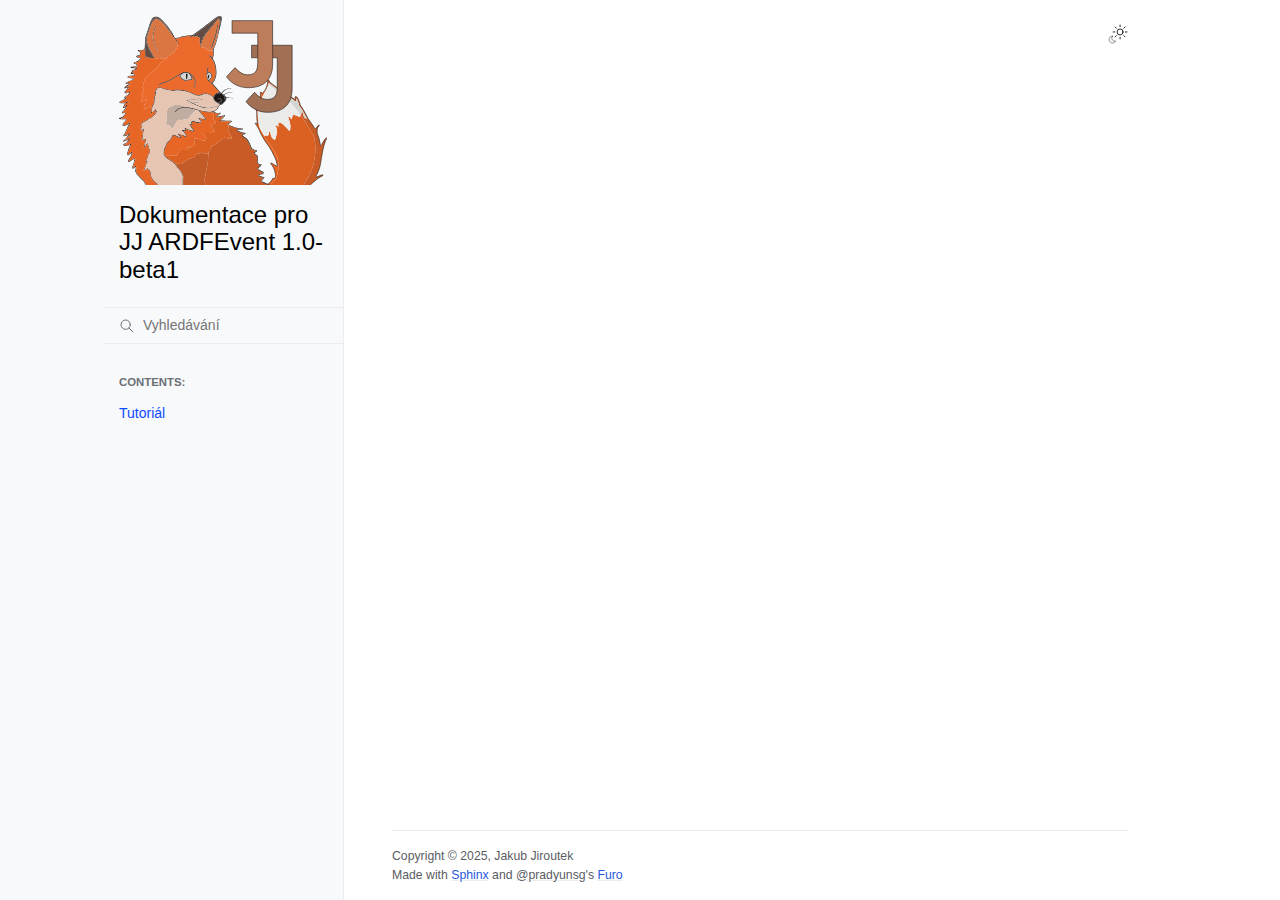
<file: docs/search.html>
<!doctype html>
<html class="no-js" lang="cz" data-content_root="./">
  <head>
<meta charset="utf-8"/>
    <meta name="viewport" content="width=device-width,initial-scale=1"/>
    <meta name="color-scheme" content="light dark"><link rel="index" title="Rejstřík" href="genindex.html" /><link rel="search" title="Vyhledávání" href="#" />

    <!-- Generated with Sphinx 8.2.3 and Furo 2024.08.06 -->
<meta name="robots" content="noindex" />
<title>Vyhledávání - Dokumentace pro JJ ARDFEvent 1.0-beta1</title><link rel="stylesheet" type="text/css" href="_static/pygments.css?v=8f2a1f02" />
    <link rel="stylesheet" type="text/css" href="_static/styles/furo.css?v=354aac6f" />
    <link rel="stylesheet" type="text/css" href="_static/styles/furo-extensions.css?v=302659d7" />
    
    


<style>
  body {
    --color-code-background: #f8f8f8;
  --color-code-foreground: black;
  
  }
  @media not print {
    body[data-theme="dark"] {
      --color-code-background: #202020;
  --color-code-foreground: #d0d0d0;
  
    }
    @media (prefers-color-scheme: dark) {
      body:not([data-theme="light"]) {
        --color-code-background: #202020;
  --color-code-foreground: #d0d0d0;
  
      }
    }
  }
</style></head>
  <body>
    
    <script>
      document.body.dataset.theme = localStorage.getItem("theme") || "auto";
    </script>
    

<svg xmlns="http://www.w3.org/2000/svg" style="display: none;">
  <symbol id="svg-toc" viewBox="0 0 24 24">
    <title>Contents</title>
    <svg stroke="currentColor" fill="currentColor" stroke-width="0" viewBox="0 0 1024 1024">
      <path d="M408 442h480c4.4 0 8-3.6 8-8v-56c0-4.4-3.6-8-8-8H408c-4.4 0-8 3.6-8 8v56c0 4.4 3.6 8 8 8zm-8 204c0 4.4 3.6 8 8 8h480c4.4 0 8-3.6 8-8v-56c0-4.4-3.6-8-8-8H408c-4.4 0-8 3.6-8 8v56zm504-486H120c-4.4 0-8 3.6-8 8v56c0 4.4 3.6 8 8 8h784c4.4 0 8-3.6 8-8v-56c0-4.4-3.6-8-8-8zm0 632H120c-4.4 0-8 3.6-8 8v56c0 4.4 3.6 8 8 8h784c4.4 0 8-3.6 8-8v-56c0-4.4-3.6-8-8-8zM115.4 518.9L271.7 642c5.8 4.6 14.4.5 14.4-6.9V388.9c0-7.4-8.5-11.5-14.4-6.9L115.4 505.1a8.74 8.74 0 0 0 0 13.8z"/>
    </svg>
  </symbol>
  <symbol id="svg-menu" viewBox="0 0 24 24">
    <title>Menu</title>
    <svg xmlns="http://www.w3.org/2000/svg" viewBox="0 0 24 24" fill="none" stroke="currentColor"
      stroke-width="2" stroke-linecap="round" stroke-linejoin="round" class="feather-menu">
      <line x1="3" y1="12" x2="21" y2="12"></line>
      <line x1="3" y1="6" x2="21" y2="6"></line>
      <line x1="3" y1="18" x2="21" y2="18"></line>
    </svg>
  </symbol>
  <symbol id="svg-arrow-right" viewBox="0 0 24 24">
    <title>Expand</title>
    <svg xmlns="http://www.w3.org/2000/svg" viewBox="0 0 24 24" fill="none" stroke="currentColor"
      stroke-width="2" stroke-linecap="round" stroke-linejoin="round" class="feather-chevron-right">
      <polyline points="9 18 15 12 9 6"></polyline>
    </svg>
  </symbol>
  <symbol id="svg-sun" viewBox="0 0 24 24">
    <title>Light mode</title>
    <svg xmlns="http://www.w3.org/2000/svg" viewBox="0 0 24 24" fill="none" stroke="currentColor"
      stroke-width="1" stroke-linecap="round" stroke-linejoin="round" class="feather-sun">
      <circle cx="12" cy="12" r="5"></circle>
      <line x1="12" y1="1" x2="12" y2="3"></line>
      <line x1="12" y1="21" x2="12" y2="23"></line>
      <line x1="4.22" y1="4.22" x2="5.64" y2="5.64"></line>
      <line x1="18.36" y1="18.36" x2="19.78" y2="19.78"></line>
      <line x1="1" y1="12" x2="3" y2="12"></line>
      <line x1="21" y1="12" x2="23" y2="12"></line>
      <line x1="4.22" y1="19.78" x2="5.64" y2="18.36"></line>
      <line x1="18.36" y1="5.64" x2="19.78" y2="4.22"></line>
    </svg>
  </symbol>
  <symbol id="svg-moon" viewBox="0 0 24 24">
    <title>Dark mode</title>
    <svg xmlns="http://www.w3.org/2000/svg" viewBox="0 0 24 24" fill="none" stroke="currentColor"
      stroke-width="1" stroke-linecap="round" stroke-linejoin="round" class="icon-tabler-moon">
      <path stroke="none" d="M0 0h24v24H0z" fill="none" />
      <path d="M12 3c.132 0 .263 0 .393 0a7.5 7.5 0 0 0 7.92 12.446a9 9 0 1 1 -8.313 -12.454z" />
    </svg>
  </symbol>
  <symbol id="svg-sun-with-moon" viewBox="0 0 24 24">
    <title>Auto light/dark, in light mode</title>
    <svg xmlns="http://www.w3.org/2000/svg" viewBox="0 0 24 24" fill="none" stroke="currentColor"
      stroke-width="1" stroke-linecap="round" stroke-linejoin="round"
      class="icon-custom-derived-from-feather-sun-and-tabler-moon">
      <path style="opacity: 50%" d="M 5.411 14.504 C 5.471 14.504 5.532 14.504 5.591 14.504 C 3.639 16.319 4.383 19.569 6.931 20.352 C 7.693 20.586 8.512 20.551 9.25 20.252 C 8.023 23.207 4.056 23.725 2.11 21.184 C 0.166 18.642 1.702 14.949 4.874 14.536 C 5.051 14.512 5.231 14.5 5.411 14.5 L 5.411 14.504 Z"/>
      <line x1="14.5" y1="3.25" x2="14.5" y2="1.25"/>
      <line x1="14.5" y1="15.85" x2="14.5" y2="17.85"/>
      <line x1="10.044" y1="5.094" x2="8.63" y2="3.68"/>
      <line x1="19" y1="14.05" x2="20.414" y2="15.464"/>
      <line x1="8.2" y1="9.55" x2="6.2" y2="9.55"/>
      <line x1="20.8" y1="9.55" x2="22.8" y2="9.55"/>
      <line x1="10.044" y1="14.006" x2="8.63" y2="15.42"/>
      <line x1="19" y1="5.05" x2="20.414" y2="3.636"/>
      <circle cx="14.5" cy="9.55" r="3.6"/>
    </svg>
  </symbol>
  <symbol id="svg-moon-with-sun" viewBox="0 0 24 24">
    <title>Auto light/dark, in dark mode</title>
    <svg xmlns="http://www.w3.org/2000/svg" viewBox="0 0 24 24" fill="none" stroke="currentColor"
      stroke-width="1" stroke-linecap="round" stroke-linejoin="round"
      class="icon-custom-derived-from-feather-sun-and-tabler-moon">
      <path d="M 8.282 7.007 C 8.385 7.007 8.494 7.007 8.595 7.007 C 5.18 10.184 6.481 15.869 10.942 17.24 C 12.275 17.648 13.706 17.589 15 17.066 C 12.851 22.236 5.91 23.143 2.505 18.696 C -0.897 14.249 1.791 7.786 7.342 7.063 C 7.652 7.021 7.965 7 8.282 7 L 8.282 7.007 Z"/>
      <line style="opacity: 50%" x1="18" y1="3.705" x2="18" y2="2.5"/>
      <line style="opacity: 50%" x1="18" y1="11.295" x2="18" y2="12.5"/>
      <line style="opacity: 50%" x1="15.316" y1="4.816" x2="14.464" y2="3.964"/>
      <line style="opacity: 50%" x1="20.711" y1="10.212" x2="21.563" y2="11.063"/>
      <line style="opacity: 50%" x1="14.205" y1="7.5" x2="13.001" y2="7.5"/>
      <line style="opacity: 50%" x1="21.795" y1="7.5" x2="23" y2="7.5"/>
      <line style="opacity: 50%" x1="15.316" y1="10.184" x2="14.464" y2="11.036"/>
      <line style="opacity: 50%" x1="20.711" y1="4.789" x2="21.563" y2="3.937"/>
      <circle style="opacity: 50%" cx="18" cy="7.5" r="2.169"/>
    </svg>
  </symbol>
  <symbol id="svg-pencil" viewBox="0 0 24 24">
    <svg xmlns="http://www.w3.org/2000/svg" viewBox="0 0 24 24" fill="none" stroke="currentColor"
      stroke-width="1" stroke-linecap="round" stroke-linejoin="round" class="icon-tabler-pencil-code">
      <path d="M4 20h4l10.5 -10.5a2.828 2.828 0 1 0 -4 -4l-10.5 10.5v4" />
      <path d="M13.5 6.5l4 4" />
      <path d="M20 21l2 -2l-2 -2" />
      <path d="M17 17l-2 2l2 2" />
    </svg>
  </symbol>
  <symbol id="svg-eye" viewBox="0 0 24 24">
    <svg xmlns="http://www.w3.org/2000/svg" viewBox="0 0 24 24" fill="none" stroke="currentColor"
      stroke-width="1" stroke-linecap="round" stroke-linejoin="round" class="icon-tabler-eye-code">
      <path stroke="none" d="M0 0h24v24H0z" fill="none" />
      <path d="M10 12a2 2 0 1 0 4 0a2 2 0 0 0 -4 0" />
      <path
        d="M11.11 17.958c-3.209 -.307 -5.91 -2.293 -8.11 -5.958c2.4 -4 5.4 -6 9 -6c3.6 0 6.6 2 9 6c-.21 .352 -.427 .688 -.647 1.008" />
      <path d="M20 21l2 -2l-2 -2" />
      <path d="M17 17l-2 2l2 2" />
    </svg>
  </symbol>
</svg>

<input type="checkbox" class="sidebar-toggle" name="__navigation" id="__navigation">
<input type="checkbox" class="sidebar-toggle" name="__toc" id="__toc">
<label class="overlay sidebar-overlay" for="__navigation">
  <div class="visually-hidden">Hide navigation sidebar</div>
</label>
<label class="overlay toc-overlay" for="__toc">
  <div class="visually-hidden">Hide table of contents sidebar</div>
</label>

<a class="skip-to-content muted-link" href="#furo-main-content">Skip to content</a>



<div class="page">
  <header class="mobile-header">
    <div class="header-left">
      <label class="nav-overlay-icon" for="__navigation">
        <div class="visually-hidden">Toggle site navigation sidebar</div>
        <i class="icon"><svg><use href="#svg-menu"></use></svg></i>
      </label>
    </div>
    <div class="header-center">
      <a href="index.html"><div class="brand">Dokumentace pro JJ ARDFEvent 1.0-beta1</div></a>
    </div>
    <div class="header-right">
      <div class="theme-toggle-container theme-toggle-header">
        <button class="theme-toggle">
          <div class="visually-hidden">Toggle Light / Dark / Auto color theme</div>
          <svg class="theme-icon-when-auto-light"><use href="#svg-sun-with-moon"></use></svg>
          <svg class="theme-icon-when-auto-dark"><use href="#svg-moon-with-sun"></use></svg>
          <svg class="theme-icon-when-dark"><use href="#svg-moon"></use></svg>
          <svg class="theme-icon-when-light"><use href="#svg-sun"></use></svg>
        </button>
      </div>
      <label class="toc-overlay-icon toc-header-icon no-toc" for="__toc">
        <div class="visually-hidden">Toggle table of contents sidebar</div>
        <i class="icon"><svg><use href="#svg-toc"></use></svg></i>
      </label>
    </div>
  </header>
  <aside class="sidebar-drawer">
    <div class="sidebar-container">
      
      <div class="sidebar-sticky"><a class="sidebar-brand" href="index.html">
  
  <div class="sidebar-logo-container">
    <img class="sidebar-logo" src="_static/logo.svg" alt="Logo"/>
  </div>
  
  <span class="sidebar-brand-text">Dokumentace pro JJ ARDFEvent 1.0-beta1</span>
  
</a><form class="sidebar-search-container" method="get" action="#" role="search">
  <input class="sidebar-search" placeholder="Vyhledávání" name="q" aria-label="Vyhledávání">
  <input type="hidden" name="check_keywords" value="yes">
  <input type="hidden" name="area" value="default">
</form>
<div id="searchbox"></div><div class="sidebar-scroll"><div class="sidebar-tree">
  <p class="caption" role="heading"><span class="caption-text">Contents:</span></p>
<ul>
<li class="toctree-l1"><a class="reference internal" href="tutorial.html">Tutoriál</a></li>
</ul>

</div>
</div>

      </div>
      
    </div>
  </aside>
  <div class="main">
    <div class="content">
      <div class="article-container">
        <a href="#" class="back-to-top muted-link">
          <svg xmlns="http://www.w3.org/2000/svg" viewBox="0 0 24 24">
            <path d="M13 20h-2V8l-5.5 5.5-1.42-1.42L12 4.16l7.92 7.92-1.42 1.42L13 8v12z"></path>
          </svg>
          <span>Back to top</span>
        </a>
        <div class="content-icon-container">
          <div class="theme-toggle-container theme-toggle-content">
            <button class="theme-toggle">
              <div class="visually-hidden">Toggle Light / Dark / Auto color theme</div>
              <svg class="theme-icon-when-auto-light"><use href="#svg-sun-with-moon"></use></svg>
              <svg class="theme-icon-when-auto-dark"><use href="#svg-moon-with-sun"></use></svg>
              <svg class="theme-icon-when-dark"><use href="#svg-moon"></use></svg>
              <svg class="theme-icon-when-light"><use href="#svg-sun"></use></svg>
            </button>
          </div>
          <label class="toc-overlay-icon toc-content-icon no-toc" for="__toc">
            <div class="visually-hidden">Toggle table of contents sidebar</div>
            <i class="icon"><svg><use href="#svg-toc"></use></svg></i>
          </label>
        </div>
        <article role="main" id="furo-main-content">
          
<noscript>
<div class="admonition error">
  <p class="admonition-title">Chyba</p>
  <p>
    Please activate JavaScript to enable the search functionality.
  </p>
</div>
</noscript>

<div id="search-results"></div>

        </article>
      </div>
      <footer>
        
        <div class="related-pages">
          
          
        </div>
        <div class="bottom-of-page">
          <div class="left-details">
            <div class="copyright">
                Copyright &#169; 2025, Jakub Jiroutek
            </div>
            Made with <a href="https://www.sphinx-doc.org/">Sphinx</a> and <a class="muted-link" href="https://pradyunsg.me">@pradyunsg</a>'s
            
            <a href="https://github.com/pradyunsg/furo">Furo</a>
            
          </div>
          <div class="right-details">
            
          </div>
        </div>
        
      </footer>
    </div>
    <aside class="toc-drawer no-toc">
      
      
      
    </aside>
  </div>
</div><script src="_static/documentation_options.js?v=9a3f9da5"></script>
    <script src="_static/doctools.js?v=9bcbadda"></script>
    <script src="_static/sphinx_highlight.js?v=dc90522c"></script>
    <script src="_static/scripts/furo.js?v=5fa4622c"></script>
    
<script src="_static/searchtools.js"></script>
<script src="_static/language_data.js"></script>
<script src="searchindex.js"></script></body>
</html>
</file>
<file: docs/_static/pygments.css>
.highlight pre { line-height: 125%; }
.highlight td.linenos .normal { color: inherit; background-color: transparent; padding-left: 5px; padding-right: 5px; }
.highlight span.linenos { color: inherit; background-color: transparent; padding-left: 5px; padding-right: 5px; }
.highlight td.linenos .special { color: #000000; background-color: #ffffc0; padding-left: 5px; padding-right: 5px; }
.highlight span.linenos.special { color: #000000; background-color: #ffffc0; padding-left: 5px; padding-right: 5px; }
.highlight .hll { background-color: #ffffcc }
.highlight { background: #f8f8f8; }
.highlight .c { color: #8F5902; font-style: italic } /* Comment */
.highlight .err { color: #A40000; border: 1px solid #EF2929 } /* Error */
.highlight .g { color: #000 } /* Generic */
.highlight .k { color: #204A87; font-weight: bold } /* Keyword */
.highlight .l { color: #000 } /* Literal */
.highlight .n { color: #000 } /* Name */
.highlight .o { color: #CE5C00; font-weight: bold } /* Operator */
.highlight .x { color: #000 } /* Other */
.highlight .p { color: #000; font-weight: bold } /* Punctuation */
.highlight .ch { color: #8F5902; font-style: italic } /* Comment.Hashbang */
.highlight .cm { color: #8F5902; font-style: italic } /* Comment.Multiline */
.highlight .cp { color: #8F5902; font-style: italic } /* Comment.Preproc */
.highlight .cpf { color: #8F5902; font-style: italic } /* Comment.PreprocFile */
.highlight .c1 { color: #8F5902; font-style: italic } /* Comment.Single */
.highlight .cs { color: #8F5902; font-style: italic } /* Comment.Special */
.highlight .gd { color: #A40000 } /* Generic.Deleted */
.highlight .ge { color: #000; font-style: italic } /* Generic.Emph */
.highlight .ges { color: #000; font-weight: bold; font-style: italic } /* Generic.EmphStrong */
.highlight .gr { color: #EF2929 } /* Generic.Error */
.highlight .gh { color: #000080; font-weight: bold } /* Generic.Heading */
.highlight .gi { color: #00A000 } /* Generic.Inserted */
.highlight .go { color: #000; font-style: italic } /* Generic.Output */
.highlight .gp { color: #8F5902 } /* Generic.Prompt */
.highlight .gs { color: #000; font-weight: bold } /* Generic.Strong */
.highlight .gu { color: #800080; font-weight: bold } /* Generic.Subheading */
.highlight .gt { color: #A40000; font-weight: bold } /* Generic.Traceback */
.highlight .kc { color: #204A87; font-weight: bold } /* Keyword.Constant */
.highlight .kd { color: #204A87; font-weight: bold } /* Keyword.Declaration */
.highlight .kn { color: #204A87; font-weight: bold } /* Keyword.Namespace */
.highlight .kp { color: #204A87; font-weight: bold } /* Keyword.Pseudo */
.highlight .kr { color: #204A87; font-weight: bold } /* Keyword.Reserved */
.highlight .kt { color: #204A87; font-weight: bold } /* Keyword.Type */
.highlight .ld { color: #000 } /* Literal.Date */
.highlight .m { color: #0000CF; font-weight: bold } /* Literal.Number */
.highlight .s { color: #4E9A06 } /* Literal.String */
.highlight .na { color: #C4A000 } /* Name.Attribute */
.highlight .nb { color: #204A87 } /* Name.Builtin */
.highlight .nc { color: #000 } /* Name.Class */
.highlight .no { color: #000 } /* Name.Constant */
.highlight .nd { color: #5C35CC; font-weight: bold } /* Name.Decorator */
.highlight .ni { color: #CE5C00 } /* Name.Entity */
.highlight .ne { color: #C00; font-weight: bold } /* Name.Exception */
.highlight .nf { color: #000 } /* Name.Function */
.highlight .nl { color: #F57900 } /* Name.Label */
.highlight .nn { color: #000 } /* Name.Namespace */
.highlight .nx { color: #000 } /* Name.Other */
.highlight .py { color: #000 } /* Name.Property */
.highlight .nt { color: #204A87; font-weight: bold } /* Name.Tag */
.highlight .nv { color: #000 } /* Name.Variable */
.highlight .ow { color: #204A87; font-weight: bold } /* Operator.Word */
.highlight .pm { color: #000; font-weight: bold } /* Punctuation.Marker */
.highlight .w { color: #F8F8F8 } /* Text.Whitespace */
.highlight .mb { color: #0000CF; font-weight: bold } /* Literal.Number.Bin */
.highlight .mf { color: #0000CF; font-weight: bold } /* Literal.Number.Float */
.highlight .mh { color: #0000CF; font-weight: bold } /* Literal.Number.Hex */
.highlight .mi { color: #0000CF; font-weight: bold } /* Literal.Number.Integer */
.highlight .mo { color: #0000CF; font-weight: bold } /* Literal.Number.Oct */
.highlight .sa { color: #4E9A06 } /* Literal.String.Affix */
.highlight .sb { color: #4E9A06 } /* Literal.String.Backtick */
.highlight .sc { color: #4E9A06 } /* Literal.String.Char */
.highlight .dl { color: #4E9A06 } /* Literal.String.Delimiter */
.highlight .sd { color: #8F5902; font-style: italic } /* Literal.String.Doc */
.highlight .s2 { color: #4E9A06 } /* Literal.String.Double */
.highlight .se { color: #4E9A06 } /* Literal.String.Escape */
.highlight .sh { color: #4E9A06 } /* Literal.String.Heredoc */
.highlight .si { color: #4E9A06 } /* Literal.String.Interpol */
.highlight .sx { color: #4E9A06 } /* Literal.String.Other */
.highlight .sr { color: #4E9A06 } /* Literal.String.Regex */
.highlight .s1 { color: #4E9A06 } /* Literal.String.Single */
.highlight .ss { color: #4E9A06 } /* Literal.String.Symbol */
.highlight .bp { color: #3465A4 } /* Name.Builtin.Pseudo */
.highlight .fm { color: #000 } /* Name.Function.Magic */
.highlight .vc { color: #000 } /* Name.Variable.Class */
.highlight .vg { color: #000 } /* Name.Variable.Global */
.highlight .vi { color: #000 } /* Name.Variable.Instance */
.highlight .vm { color: #000 } /* Name.Variable.Magic */
.highlight .il { color: #0000CF; font-weight: bold } /* Literal.Number.Integer.Long */
@media not print {
body[data-theme="dark"] .highlight pre { line-height: 125%; }
body[data-theme="dark"] .highlight td.linenos .normal { color: #aaaaaa; background-color: transparent; padding-left: 5px; padding-right: 5px; }
body[data-theme="dark"] .highlight span.linenos { color: #aaaaaa; background-color: transparent; padding-left: 5px; padding-right: 5px; }
body[data-theme="dark"] .highlight td.linenos .special { color: #000000; background-color: #ffffc0; padding-left: 5px; padding-right: 5px; }
body[data-theme="dark"] .highlight span.linenos.special { color: #000000; background-color: #ffffc0; padding-left: 5px; padding-right: 5px; }
body[data-theme="dark"] .highlight .hll { background-color: #404040 }
body[data-theme="dark"] .highlight { background: #202020; color: #D0D0D0 }
body[data-theme="dark"] .highlight .c { color: #ABABAB; font-style: italic } /* Comment */
body[data-theme="dark"] .highlight .err { color: #A61717; background-color: #E3D2D2 } /* Error */
body[data-theme="dark"] .highlight .esc { color: #D0D0D0 } /* Escape */
body[data-theme="dark"] .highlight .g { color: #D0D0D0 } /* Generic */
body[data-theme="dark"] .highlight .k { color: #6EBF26; font-weight: bold } /* Keyword */
body[data-theme="dark"] .highlight .l { color: #D0D0D0 } /* Literal */
body[data-theme="dark"] .highlight .n { color: #D0D0D0 } /* Name */
body[data-theme="dark"] .highlight .o { color: #D0D0D0 } /* Operator */
body[data-theme="dark"] .highlight .x { color: #D0D0D0 } /* Other */
body[data-theme="dark"] .highlight .p { color: #D0D0D0 } /* Punctuation */
body[data-theme="dark"] .highlight .ch { color: #ABABAB; font-style: italic } /* Comment.Hashbang */
body[data-theme="dark"] .highlight .cm { color: #ABABAB; font-style: italic } /* Comment.Multiline */
body[data-theme="dark"] .highlight .cp { color: #FF3A3A; font-weight: bold } /* Comment.Preproc */
body[data-theme="dark"] .highlight .cpf { color: #ABABAB; font-style: italic } /* Comment.PreprocFile */
body[data-theme="dark"] .highlight .c1 { color: #ABABAB; font-style: italic } /* Comment.Single */
body[data-theme="dark"] .highlight .cs { color: #E50808; font-weight: bold; background-color: #520000 } /* Comment.Special */
body[data-theme="dark"] .highlight .gd { color: #FF3A3A } /* Generic.Deleted */
body[data-theme="dark"] .highlight .ge { color: #D0D0D0; font-style: italic } /* Generic.Emph */
body[data-theme="dark"] .highlight .ges { color: #D0D0D0; font-weight: bold; font-style: italic } /* Generic.EmphStrong */
body[data-theme="dark"] .highlight .gr { color: #FF3A3A } /* Generic.Error */
body[data-theme="dark"] .highlight .gh { color: #FFF; font-weight: bold } /* Generic.Heading */
body[data-theme="dark"] .highlight .gi { color: #589819 } /* Generic.Inserted */
body[data-theme="dark"] .highlight .go { color: #CCC } /* Generic.Output */
body[data-theme="dark"] .highlight .gp { color: #AAA } /* Generic.Prompt */
body[data-theme="dark"] .highlight .gs { color: #D0D0D0; font-weight: bold } /* Generic.Strong */
body[data-theme="dark"] .highlight .gu { color: #FFF; text-decoration: underline } /* Generic.Subheading */
body[data-theme="dark"] .highlight .gt { color: #FF3A3A } /* Generic.Traceback */
body[data-theme="dark"] .highlight .kc { color: #6EBF26; font-weight: bold } /* Keyword.Constant */
body[data-theme="dark"] .highlight .kd { color: #6EBF26; font-weight: bold } /* Keyword.Declaration */
body[data-theme="dark"] .highlight .kn { color: #6EBF26; font-weight: bold } /* Keyword.Namespace */
body[data-theme="dark"] .highlight .kp { color: #6EBF26 } /* Keyword.Pseudo */
body[data-theme="dark"] .highlight .kr { color: #6EBF26; font-weight: bold } /* Keyword.Reserved */
body[data-theme="dark"] .highlight .kt { color: #6EBF26; font-weight: bold } /* Keyword.Type */
body[data-theme="dark"] .highlight .ld { color: #D0D0D0 } /* Literal.Date */
body[data-theme="dark"] .highlight .m { color: #51B2FD } /* Literal.Number */
body[data-theme="dark"] .highlight .s { color: #ED9D13 } /* Literal.String */
body[data-theme="dark"] .highlight .na { color: #BBB } /* Name.Attribute */
body[data-theme="dark"] .highlight .nb { color: #2FBCCD } /* Name.Builtin */
body[data-theme="dark"] .highlight .nc { color: #71ADFF; text-decoration: underline } /* Name.Class */
body[data-theme="dark"] .highlight .no { color: #40FFFF } /* Name.Constant */
body[data-theme="dark"] .highlight .nd { color: #FFA500 } /* Name.Decorator */
body[data-theme="dark"] .highlight .ni { color: #D0D0D0 } /* Name.Entity */
body[data-theme="dark"] .highlight .ne { color: #BBB } /* Name.Exception */
body[data-theme="dark"] .highlight .nf { color: #71ADFF } /* Name.Function */
body[data-theme="dark"] .highlight .nl { color: #D0D0D0 } /* Name.Label */
body[data-theme="dark"] .highlight .nn { color: #71ADFF; text-decoration: underline } /* Name.Namespace */
body[data-theme="dark"] .highlight .nx { color: #D0D0D0 } /* Name.Other */
body[data-theme="dark"] .highlight .py { color: #D0D0D0 } /* Name.Property */
body[data-theme="dark"] .highlight .nt { color: #6EBF26; font-weight: bold } /* Name.Tag */
body[data-theme="dark"] .highlight .nv { color: #40FFFF } /* Name.Variable */
body[data-theme="dark"] .highlight .ow { color: #6EBF26; font-weight: bold } /* Operator.Word */
body[data-theme="dark"] .highlight .pm { color: #D0D0D0 } /* Punctuation.Marker */
body[data-theme="dark"] .highlight .w { color: #666 } /* Text.Whitespace */
body[data-theme="dark"] .highlight .mb { color: #51B2FD } /* Literal.Number.Bin */
body[data-theme="dark"] .highlight .mf { color: #51B2FD } /* Literal.Number.Float */
body[data-theme="dark"] .highlight .mh { color: #51B2FD } /* Literal.Number.Hex */
body[data-theme="dark"] .highlight .mi { color: #51B2FD } /* Literal.Number.Integer */
body[data-theme="dark"] .highlight .mo { color: #51B2FD } /* Literal.Number.Oct */
body[data-theme="dark"] .highlight .sa { color: #ED9D13 } /* Literal.String.Affix */
body[data-theme="dark"] .highlight .sb { color: #ED9D13 } /* Literal.String.Backtick */
body[data-theme="dark"] .highlight .sc { color: #ED9D13 } /* Literal.String.Char */
body[data-theme="dark"] .highlight .dl { color: #ED9D13 } /* Literal.String.Delimiter */
body[data-theme="dark"] .highlight .sd { color: #ED9D13 } /* Literal.String.Doc */
body[data-theme="dark"] .highlight .s2 { color: #ED9D13 } /* Literal.String.Double */
body[data-theme="dark"] .highlight .se { color: #ED9D13 } /* Literal.String.Escape */
body[data-theme="dark"] .highlight .sh { color: #ED9D13 } /* Literal.String.Heredoc */
body[data-theme="dark"] .highlight .si { color: #ED9D13 } /* Literal.String.Interpol */
body[data-theme="dark"] .highlight .sx { color: #FFA500 } /* Literal.String.Other */
body[data-theme="dark"] .highlight .sr { color: #ED9D13 } /* Literal.String.Regex */
body[data-theme="dark"] .highlight .s1 { color: #ED9D13 } /* Literal.String.Single */
body[data-theme="dark"] .highlight .ss { color: #ED9D13 } /* Literal.String.Symbol */
body[data-theme="dark"] .highlight .bp { color: #2FBCCD } /* Name.Builtin.Pseudo */
body[data-theme="dark"] .highlight .fm { color: #71ADFF } /* Name.Function.Magic */
body[data-theme="dark"] .highlight .vc { color: #40FFFF } /* Name.Variable.Class */
body[data-theme="dark"] .highlight .vg { color: #40FFFF } /* Name.Variable.Global */
body[data-theme="dark"] .highlight .vi { color: #40FFFF } /* Name.Variable.Instance */
body[data-theme="dark"] .highlight .vm { color: #40FFFF } /* Name.Variable.Magic */
body[data-theme="dark"] .highlight .il { color: #51B2FD } /* Literal.Number.Integer.Long */
@media (prefers-color-scheme: dark) {
body:not([data-theme="light"]) .highlight pre { line-height: 125%; }
body:not([data-theme="light"]) .highlight td.linenos .normal { color: #aaaaaa; background-color: transparent; padding-left: 5px; padding-right: 5px; }
body:not([data-theme="light"]) .highlight span.linenos { color: #aaaaaa; background-color: transparent; padding-left: 5px; padding-right: 5px; }
body:not([data-theme="light"]) .highlight td.linenos .special { color: #000000; background-color: #ffffc0; padding-left: 5px; padding-right: 5px; }
body:not([data-theme="light"]) .highlight span.linenos.special { color: #000000; background-color: #ffffc0; padding-left: 5px; padding-right: 5px; }
body:not([data-theme="light"]) .highlight .hll { background-color: #404040 }
body:not([data-theme="light"]) .highlight { background: #202020; color: #D0D0D0 }
body:not([data-theme="light"]) .highlight .c { color: #ABABAB; font-style: italic } /* Comment */
body:not([data-theme="light"]) .highlight .err { color: #A61717; background-color: #E3D2D2 } /* Error */
body:not([data-theme="light"]) .highlight .esc { color: #D0D0D0 } /* Escape */
body:not([data-theme="light"]) .highlight .g { color: #D0D0D0 } /* Generic */
body:not([data-theme="light"]) .highlight .k { color: #6EBF26; font-weight: bold } /* Keyword */
body:not([data-theme="light"]) .highlight .l { color: #D0D0D0 } /* Literal */
body:not([data-theme="light"]) .highlight .n { color: #D0D0D0 } /* Name */
body:not([data-theme="light"]) .highlight .o { color: #D0D0D0 } /* Operator */
body:not([data-theme="light"]) .highlight .x { color: #D0D0D0 } /* Other */
body:not([data-theme="light"]) .highlight .p { color: #D0D0D0 } /* Punctuation */
body:not([data-theme="light"]) .highlight .ch { color: #ABABAB; font-style: italic } /* Comment.Hashbang */
body:not([data-theme="light"]) .highlight .cm { color: #ABABAB; font-style: italic } /* Comment.Multiline */
body:not([data-theme="light"]) .highlight .cp { color: #FF3A3A; font-weight: bold } /* Comment.Preproc */
body:not([data-theme="light"]) .highlight .cpf { color: #ABABAB; font-style: italic } /* Comment.PreprocFile */
body:not([data-theme="light"]) .highlight .c1 { color: #ABABAB; font-style: italic } /* Comment.Single */
body:not([data-theme="light"]) .highlight .cs { color: #E50808; font-weight: bold; background-color: #520000 } /* Comment.Special */
body:not([data-theme="light"]) .highlight .gd { color: #FF3A3A } /* Generic.Deleted */
body:not([data-theme="light"]) .highlight .ge { color: #D0D0D0; font-style: italic } /* Generic.Emph */
body:not([data-theme="light"]) .highlight .ges { color: #D0D0D0; font-weight: bold; font-style: italic } /* Generic.EmphStrong */
body:not([data-theme="light"]) .highlight .gr { color: #FF3A3A } /* Generic.Error */
body:not([data-theme="light"]) .highlight .gh { color: #FFF; font-weight: bold } /* Generic.Heading */
body:not([data-theme="light"]) .highlight .gi { color: #589819 } /* Generic.Inserted */
body:not([data-theme="light"]) .highlight .go { color: #CCC } /* Generic.Output */
body:not([data-theme="light"]) .highlight .gp { color: #AAA } /* Generic.Prompt */
body:not([data-theme="light"]) .highlight .gs { color: #D0D0D0; font-weight: bold } /* Generic.Strong */
body:not([data-theme="light"]) .highlight .gu { color: #FFF; text-decoration: underline } /* Generic.Subheading */
body:not([data-theme="light"]) .highlight .gt { color: #FF3A3A } /* Generic.Traceback */
body:not([data-theme="light"]) .highlight .kc { color: #6EBF26; font-weight: bold } /* Keyword.Constant */
body:not([data-theme="light"]) .highlight .kd { color: #6EBF26; font-weight: bold } /* Keyword.Declaration */
body:not([data-theme="light"]) .highlight .kn { color: #6EBF26; font-weight: bold } /* Keyword.Namespace */
body:not([data-theme="light"]) .highlight .kp { color: #6EBF26 } /* Keyword.Pseudo */
body:not([data-theme="light"]) .highlight .kr { color: #6EBF26; font-weight: bold } /* Keyword.Reserved */
body:not([data-theme="light"]) .highlight .kt { color: #6EBF26; font-weight: bold } /* Keyword.Type */
body:not([data-theme="light"]) .highlight .ld { color: #D0D0D0 } /* Literal.Date */
body:not([data-theme="light"]) .highlight .m { color: #51B2FD } /* Literal.Number */
body:not([data-theme="light"]) .highlight .s { color: #ED9D13 } /* Literal.String */
body:not([data-theme="light"]) .highlight .na { color: #BBB } /* Name.Attribute */
body:not([data-theme="light"]) .highlight .nb { color: #2FBCCD } /* Name.Builtin */
body:not([data-theme="light"]) .highlight .nc { color: #71ADFF; text-decoration: underline } /* Name.Class */
body:not([data-theme="light"]) .highlight .no { color: #40FFFF } /* Name.Constant */
body:not([data-theme="light"]) .highlight .nd { color: #FFA500 } /* Name.Decorator */
body:not([data-theme="light"]) .highlight .ni { color: #D0D0D0 } /* Name.Entity */
body:not([data-theme="light"]) .highlight .ne { color: #BBB } /* Name.Exception */
body:not([data-theme="light"]) .highlight .nf { color: #71ADFF } /* Name.Function */
body:not([data-theme="light"]) .highlight .nl { color: #D0D0D0 } /* Name.Label */
body:not([data-theme="light"]) .highlight .nn { color: #71ADFF; text-decoration: underline } /* Name.Namespace */
body:not([data-theme="light"]) .highlight .nx { color: #D0D0D0 } /* Name.Other */
body:not([data-theme="light"]) .highlight .py { color: #D0D0D0 } /* Name.Property */
body:not([data-theme="light"]) .highlight .nt { color: #6EBF26; font-weight: bold } /* Name.Tag */
body:not([data-theme="light"]) .highlight .nv { color: #40FFFF } /* Name.Variable */
body:not([data-theme="light"]) .highlight .ow { color: #6EBF26; font-weight: bold } /* Operator.Word */
body:not([data-theme="light"]) .highlight .pm { color: #D0D0D0 } /* Punctuation.Marker */
body:not([data-theme="light"]) .highlight .w { color: #666 } /* Text.Whitespace */
body:not([data-theme="light"]) .highlight .mb { color: #51B2FD } /* Literal.Number.Bin */
body:not([data-theme="light"]) .highlight .mf { color: #51B2FD } /* Literal.Number.Float */
body:not([data-theme="light"]) .highlight .mh { color: #51B2FD } /* Literal.Number.Hex */
body:not([data-theme="light"]) .highlight .mi { color: #51B2FD } /* Literal.Number.Integer */
body:not([data-theme="light"]) .highlight .mo { color: #51B2FD } /* Literal.Number.Oct */
body:not([data-theme="light"]) .highlight .sa { color: #ED9D13 } /* Literal.String.Affix */
body:not([data-theme="light"]) .highlight .sb { color: #ED9D13 } /* Literal.String.Backtick */
body:not([data-theme="light"]) .highlight .sc { color: #ED9D13 } /* Literal.String.Char */
body:not([data-theme="light"]) .highlight .dl { color: #ED9D13 } /* Literal.String.Delimiter */
body:not([data-theme="light"]) .highlight .sd { color: #ED9D13 } /* Literal.String.Doc */
body:not([data-theme="light"]) .highlight .s2 { color: #ED9D13 } /* Literal.String.Double */
body:not([data-theme="light"]) .highlight .se { color: #ED9D13 } /* Literal.String.Escape */
body:not([data-theme="light"]) .highlight .sh { color: #ED9D13 } /* Literal.String.Heredoc */
body:not([data-theme="light"]) .highlight .si { color: #ED9D13 } /* Literal.String.Interpol */
body:not([data-theme="light"]) .highlight .sx { color: #FFA500 } /* Literal.String.Other */
body:not([data-theme="light"]) .highlight .sr { color: #ED9D13 } /* Literal.String.Regex */
body:not([data-theme="light"]) .highlight .s1 { color: #ED9D13 } /* Literal.String.Single */
body:not([data-theme="light"]) .highlight .ss { color: #ED9D13 } /* Literal.String.Symbol */
body:not([data-theme="light"]) .highlight .bp { color: #2FBCCD } /* Name.Builtin.Pseudo */
body:not([data-theme="light"]) .highlight .fm { color: #71ADFF } /* Name.Function.Magic */
body:not([data-theme="light"]) .highlight .vc { color: #40FFFF } /* Name.Variable.Class */
body:not([data-theme="light"]) .highlight .vg { color: #40FFFF } /* Name.Variable.Global */
body:not([data-theme="light"]) .highlight .vi { color: #40FFFF } /* Name.Variable.Instance */
body:not([data-theme="light"]) .highlight .vm { color: #40FFFF } /* Name.Variable.Magic */
body:not([data-theme="light"]) .highlight .il { color: #51B2FD } /* Literal.Number.Integer.Long */
}
}
</file>
<file: docs/_static/styles/furo-extensions.css>
#furo-sidebar-ad-placement{padding:var(--sidebar-item-spacing-vertical) var(--sidebar-item-spacing-horizontal)}#furo-sidebar-ad-placement .ethical-sidebar{background:var(--color-background-secondary);border:none;box-shadow:none}#furo-sidebar-ad-placement .ethical-sidebar:hover{background:var(--color-background-hover)}#furo-sidebar-ad-placement .ethical-sidebar a{color:var(--color-foreground-primary)}#furo-sidebar-ad-placement .ethical-callout a{color:var(--color-foreground-secondary)!important}#furo-readthedocs-versions{background:transparent;display:block;position:static;width:100%}#furo-readthedocs-versions .rst-versions{background:#1a1c1e}#furo-readthedocs-versions .rst-current-version{background:var(--color-sidebar-item-background);cursor:unset}#furo-readthedocs-versions .rst-current-version:hover{background:var(--color-sidebar-item-background)}#furo-readthedocs-versions .rst-current-version .fa-book{color:var(--color-foreground-primary)}#furo-readthedocs-versions>.rst-other-versions{padding:0}#furo-readthedocs-versions>.rst-other-versions small{opacity:1}#furo-readthedocs-versions .injected .rst-versions{position:unset}#furo-readthedocs-versions:focus-within,#furo-readthedocs-versions:hover{box-shadow:0 0 0 1px var(--color-sidebar-background-border)}#furo-readthedocs-versions:focus-within .rst-current-version,#furo-readthedocs-versions:hover .rst-current-version{background:#1a1c1e;font-size:inherit;height:auto;line-height:inherit;padding:12px;text-align:right}#furo-readthedocs-versions:focus-within .rst-current-version .fa-book,#furo-readthedocs-versions:hover .rst-current-version .fa-book{color:#fff;float:left}#furo-readthedocs-versions:focus-within .fa-caret-down,#furo-readthedocs-versions:hover .fa-caret-down{display:none}#furo-readthedocs-versions:focus-within .injected,#furo-readthedocs-versions:focus-within .rst-current-version,#furo-readthedocs-versions:focus-within .rst-other-versions,#furo-readthedocs-versions:hover .injected,#furo-readthedocs-versions:hover .rst-current-version,#furo-readthedocs-versions:hover .rst-other-versions{display:block}#furo-readthedocs-versions:focus-within>.rst-current-version,#furo-readthedocs-versions:hover>.rst-current-version{display:none}.highlight:hover button.copybtn{color:var(--color-code-foreground)}.highlight button.copybtn{align-items:center;background-color:var(--color-code-background);border:none;color:var(--color-background-item);cursor:pointer;height:1.25em;right:.5rem;top:.625rem;transition:color .3s,opacity .3s;width:1.25em}.highlight button.copybtn:hover{background-color:var(--color-code-background);color:var(--color-brand-content)}.highlight button.copybtn:after{background-color:transparent;color:var(--color-code-foreground);display:none}.highlight button.copybtn.success{color:#22863a;transition:color 0ms}.highlight button.copybtn.success:after{display:block}.highlight button.copybtn svg{padding:0}body{--sd-color-primary:var(--color-brand-primary);--sd-color-primary-highlight:var(--color-brand-content);--sd-color-primary-text:var(--color-background-primary);--sd-color-shadow:rgba(0,0,0,.05);--sd-color-card-border:var(--color-card-border);--sd-color-card-border-hover:var(--color-brand-content);--sd-color-card-background:var(--color-card-background);--sd-color-card-text:var(--color-foreground-primary);--sd-color-card-header:var(--color-card-marginals-background);--sd-color-card-footer:var(--color-card-marginals-background);--sd-color-tabs-label-active:var(--color-brand-content);--sd-color-tabs-label-hover:var(--color-foreground-muted);--sd-color-tabs-label-inactive:var(--color-foreground-muted);--sd-color-tabs-underline-active:var(--color-brand-content);--sd-color-tabs-underline-hover:var(--color-foreground-border);--sd-color-tabs-underline-inactive:var(--color-background-border);--sd-color-tabs-overline:var(--color-background-border);--sd-color-tabs-underline:var(--color-background-border)}.sd-tab-content{box-shadow:0 -2px var(--sd-color-tabs-overline),0 1px var(--sd-color-tabs-underline)}.sd-card{box-shadow:0 .1rem .25rem var(--sd-color-shadow),0 0 .0625rem rgba(0,0,0,.1)}.sd-shadow-sm{box-shadow:0 .1rem .25rem var(--sd-color-shadow),0 0 .0625rem rgba(0,0,0,.1)!important}.sd-shadow-md{box-shadow:0 .3rem .75rem var(--sd-color-shadow),0 0 .0625rem rgba(0,0,0,.1)!important}.sd-shadow-lg{box-shadow:0 .6rem 1.5rem var(--sd-color-shadow),0 0 .0625rem rgba(0,0,0,.1)!important}.sd-card-hover:hover{transform:none}.sd-cards-carousel{gap:.25rem;padding:.25rem}body{--tabs--label-text:var(--color-foreground-muted);--tabs--label-text--hover:var(--color-foreground-muted);--tabs--label-text--active:var(--color-brand-content);--tabs--label-text--active--hover:var(--color-brand-content);--tabs--label-background:transparent;--tabs--label-background--hover:transparent;--tabs--label-background--active:transparent;--tabs--label-background--active--hover:transparent;--tabs--padding-x:0.25em;--tabs--margin-x:1em;--tabs--border:var(--color-background-border);--tabs--label-border:transparent;--tabs--label-border--hover:var(--color-foreground-muted);--tabs--label-border--active:var(--color-brand-content);--tabs--label-border--active--hover:var(--color-brand-content)}[role=main] .container{max-width:none;padding-left:0;padding-right:0}.shadow.docutils{border:none;box-shadow:0 .2rem .5rem rgba(0,0,0,.05),0 0 .0625rem rgba(0,0,0,.1)!important}.sphinx-bs .card{background-color:var(--color-background-secondary);color:var(--color-foreground)}
/*# sourceMappingURL=furo-extensions.css.map*/
</file>
